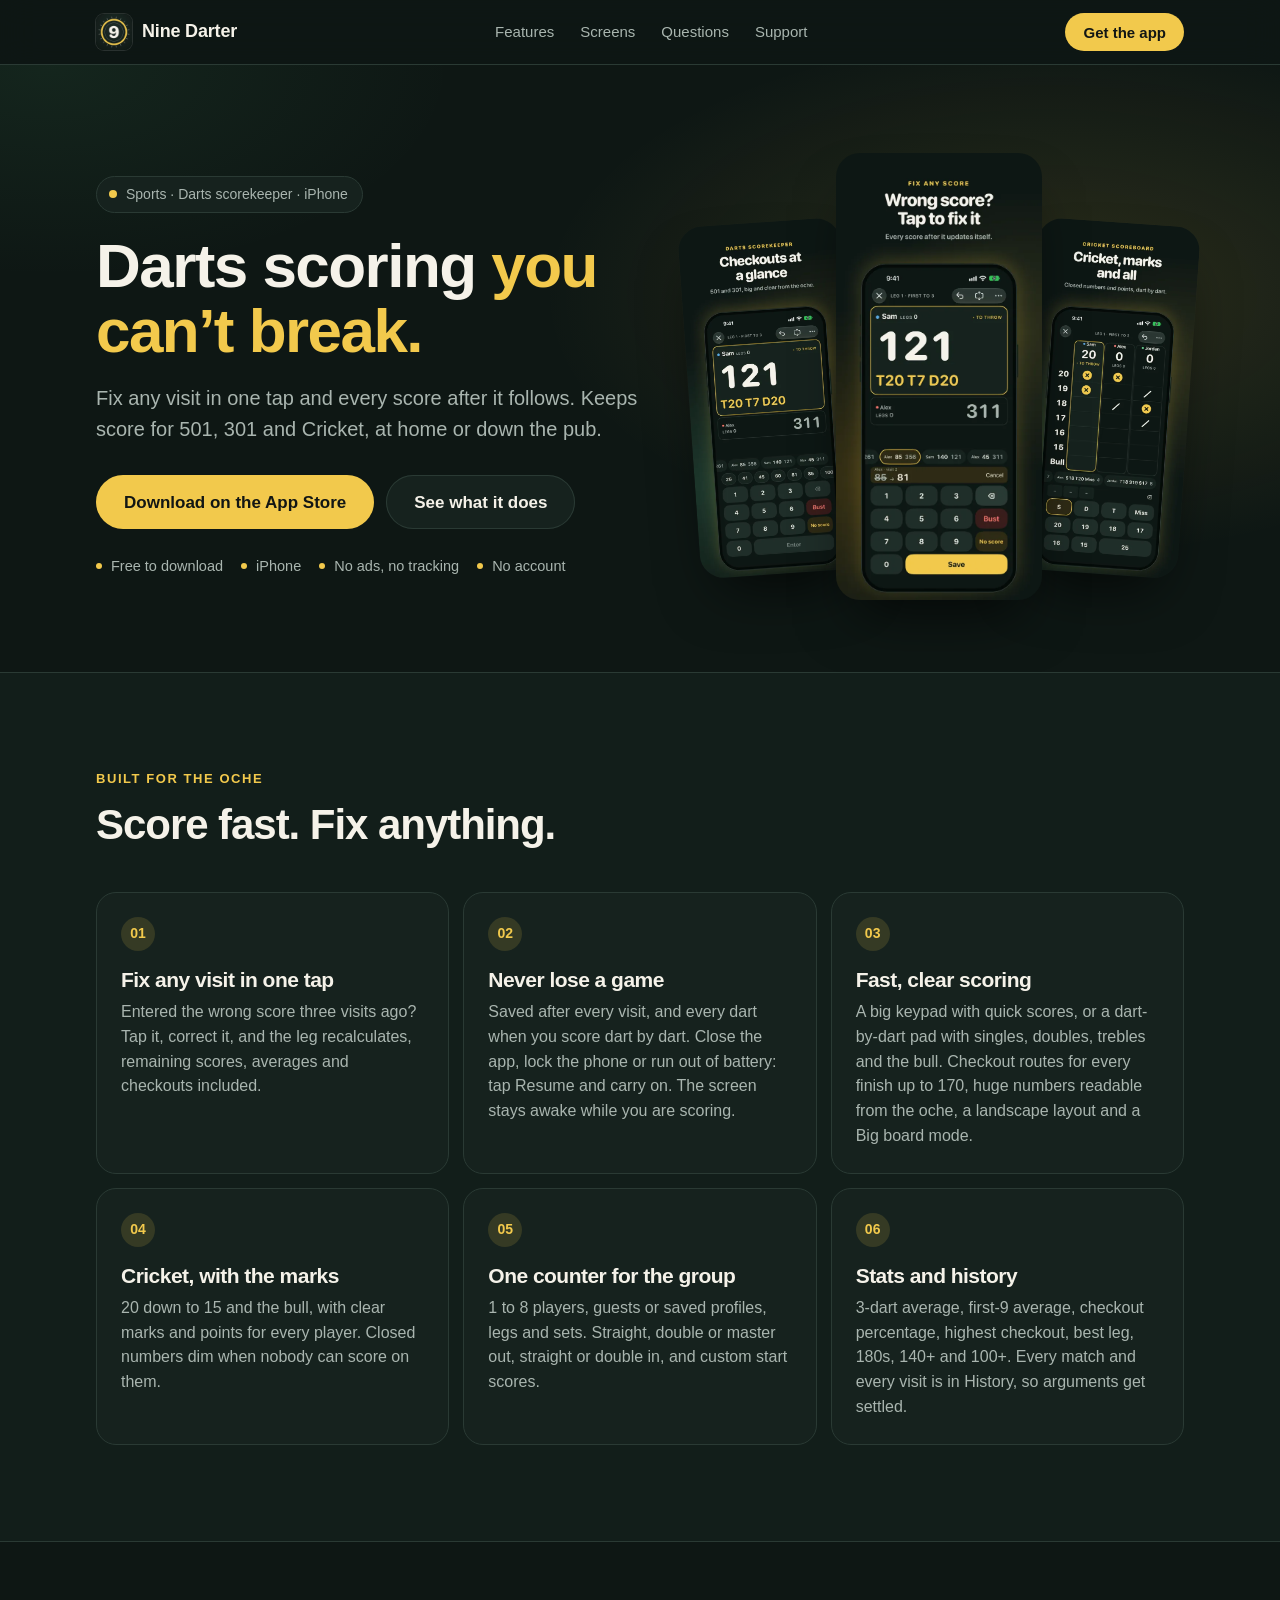
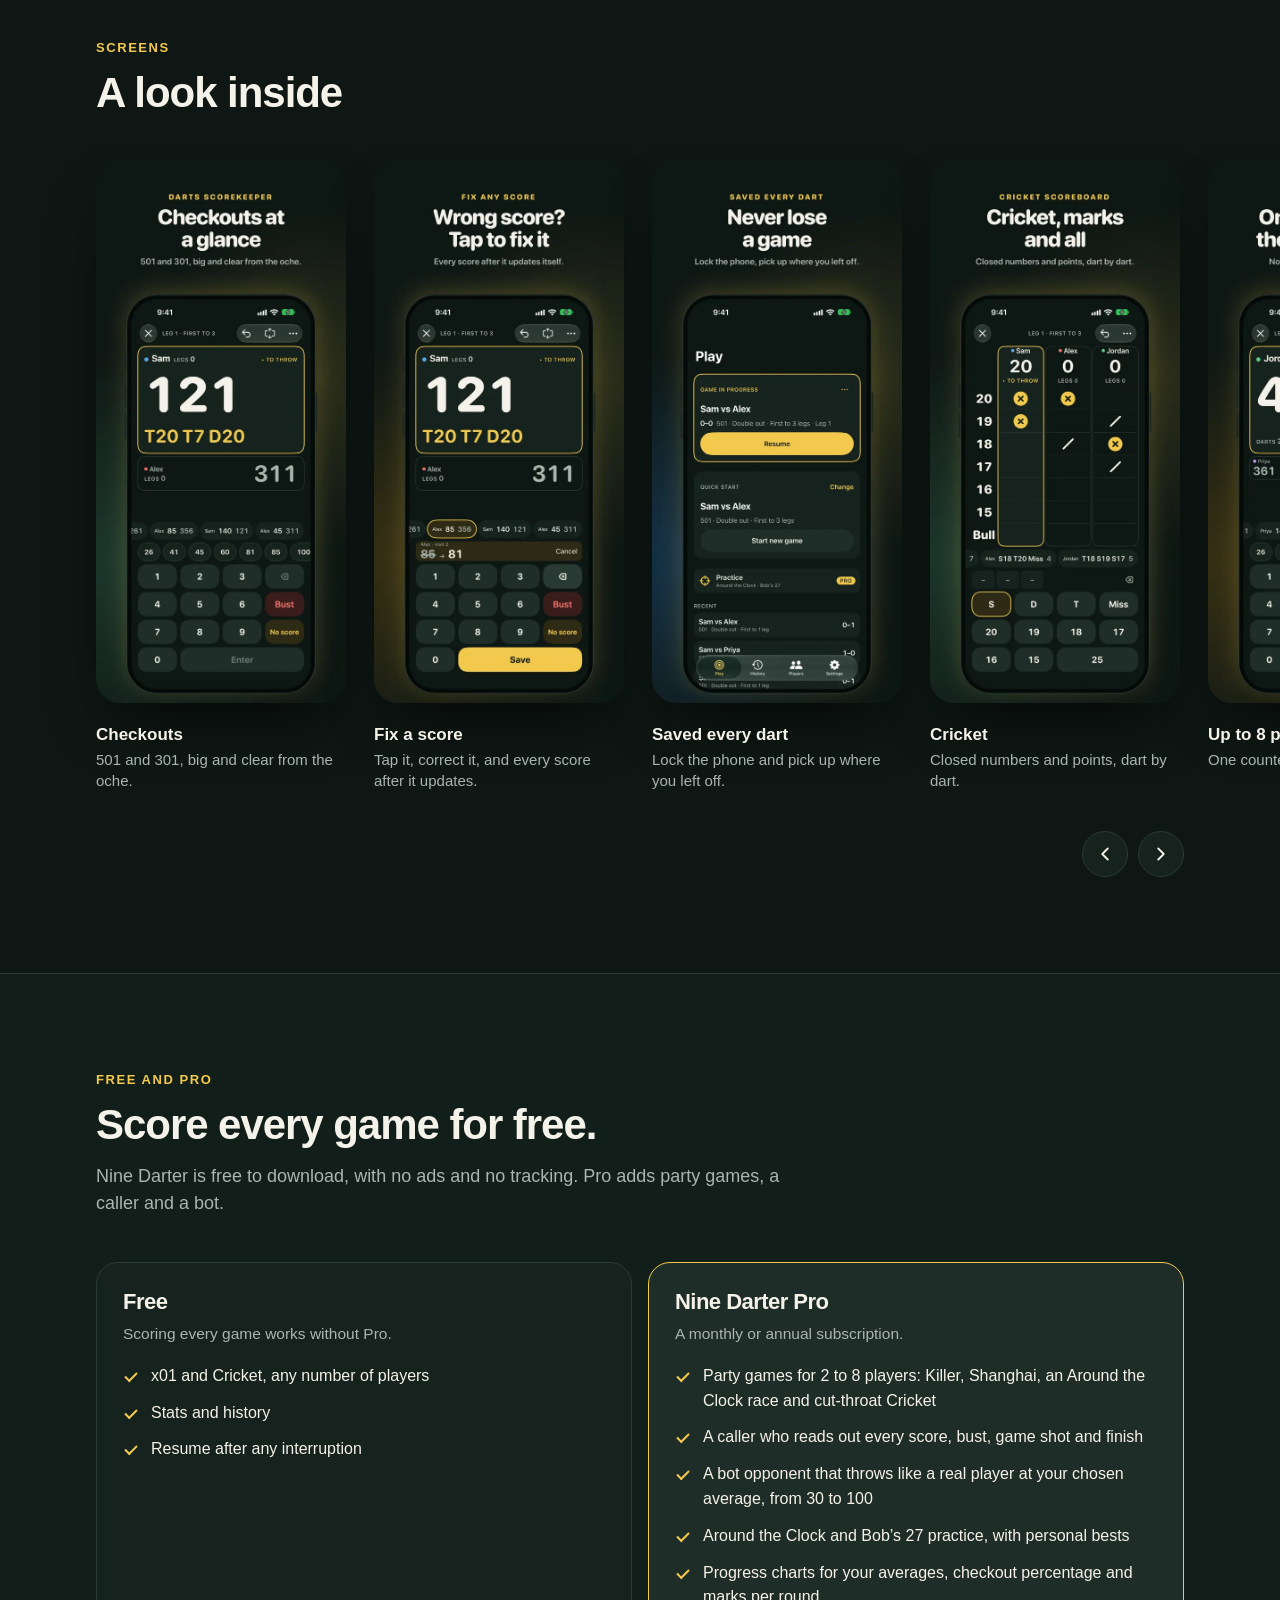
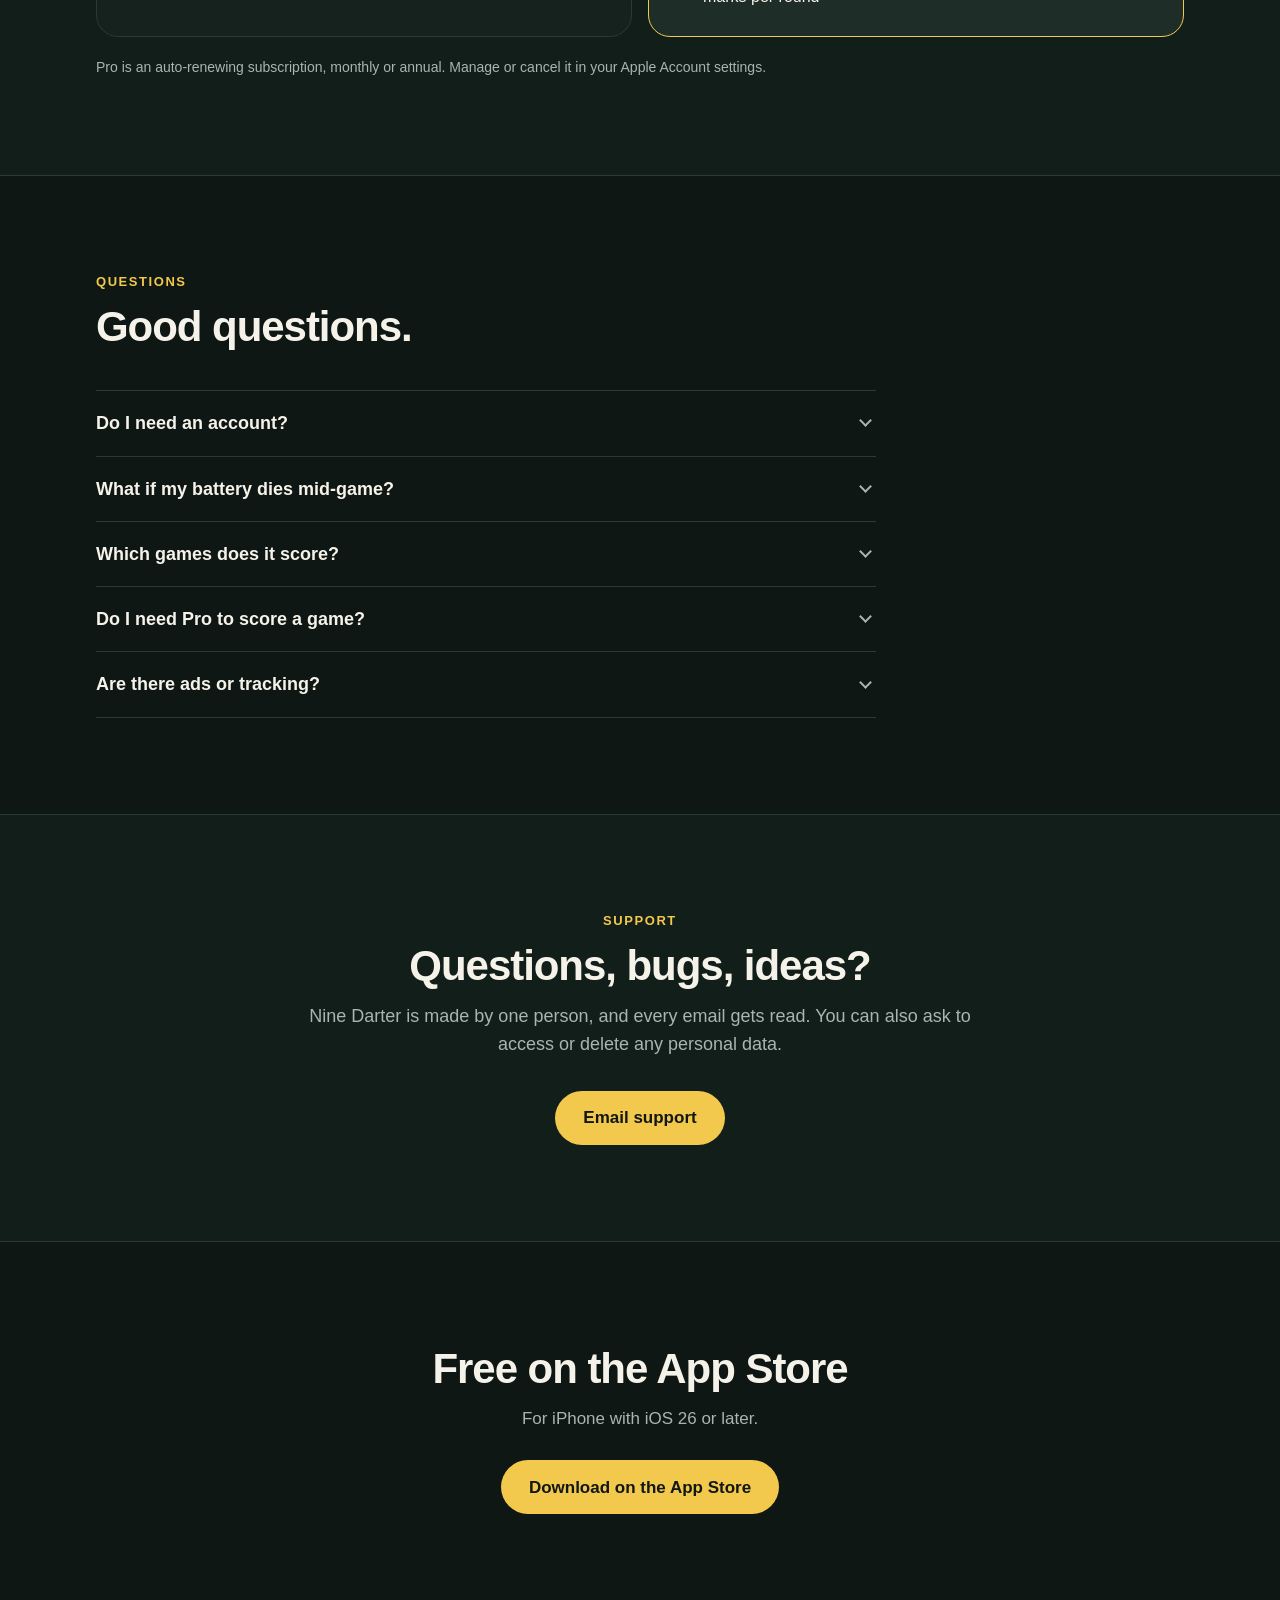
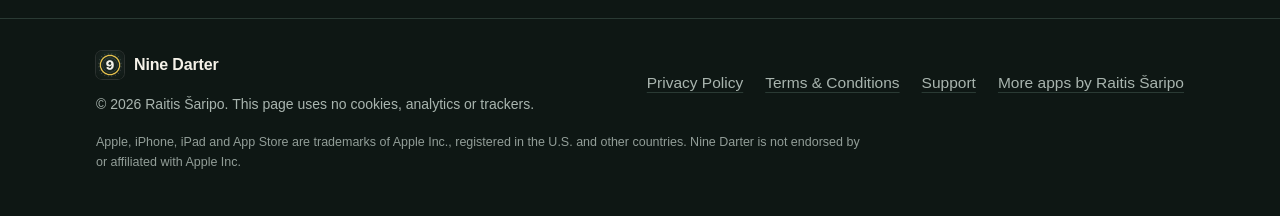
<file: index.html>
<!doctype html>
<html lang="en">
<head>
    <meta charset="utf-8" />
    <meta name="viewport" content="width=device-width, initial-scale=1, viewport-fit=cover" />
    <title>Nine Darter: Darts Scorekeeper for iPhone</title>
    <meta name="description" content="Darts scoring for 501, 301 and Cricket. Fix any visit in one tap and every score after it follows. Free for iPhone." />
    <meta name="theme-color" content="#0E1714" />
    <meta name="color-scheme" content="dark" />
    <meta name="apple-itunes-app" content="app-id=6816520730" />
    <link rel="canonical" href="https://raichibald.github.io/ninedarter.github.io/" />

    <meta property="og:type" content="website" />
    <meta property="og:site_name" content="Nine Darter" />
    <meta property="og:title" content="Nine Darter: Darts Scorekeeper for iPhone" />
    <meta property="og:description" content="Darts scoring you can&rsquo;t break. 501, 301 and Cricket at home or down the pub. Free for iPhone." />
    <meta property="og:url" content="https://raichibald.github.io/ninedarter.github.io/" />
    <meta property="og:image" content="https://raichibald.github.io/ninedarter.github.io/assets/og.jpg" />
    <meta property="og:image:width" content="1200" />
    <meta property="og:image:height" content="630" />
    <meta property="og:image:alt" content="Nine Darter app icon and screenshots" />
    <meta name="twitter:card" content="summary_large_image" />

    <link rel="icon" type="image/png" href="favicon.png" />
    <link rel="apple-touch-icon" href="apple-touch-icon.png" />
    <link rel="preload" as="image" href="assets/shots/02.webp" type="image/webp" />
    <link rel="stylesheet" href="styles.css" />
    <script>
        document.documentElement.classList.add("js");
    </script>
    <script type="application/ld+json">
{
        "@context": "https://schema.org",
        "@type": "SoftwareApplication",
        "name": "Nine Darter: Darts Scorekeeper",
        "operatingSystem": "iOS 26.0 or later",
        "applicationCategory": "SportsApplication",
        "description": "Darts scoring for 501, 301 and Cricket. Fix any visit in one tap and every score after it follows. Free for iPhone.",
        "url": "https://raichibald.github.io/ninedarter.github.io/",
        "downloadUrl": "https://apps.apple.com/app/id6816520730",
        "image": "https://raichibald.github.io/ninedarter.github.io/assets/icon-192.webp",
        "offers": {
                "@type": "Offer",
                "price": "0",
                "priceCurrency": "USD"
        },
        "author": {
                "@type": "Person",
                "name": "Raitis Šaripo",
                "url": "https://raichibald.github.io/"
        }
}
    </script>
</head>
<body id="top">
    <a class="skip" href="#main">Skip to content</a>

    <header class="site-header">
        <div class="wrap bar">
            <a class="brand" href="#top" aria-label="Nine Darter home">
                <img src="assets/icon-192.webp" width="36" height="36" alt="" />
                <span>Nine Darter</span>
            </a>
            <nav class="nav" aria-label="Primary">
                <a href="#features">Features</a>
                <a href="#screens">Screens</a>
                <a href="#faq">Questions</a>
                <a href="#support">Support</a>
            </nav>
            <a class="btn btn-sm" href="https://apps.apple.com/app/id6816520730">Get the app</a>
        </div>
    </header>

    <main id="main">
        <section class="hero">
            <div class="wrap hero-grid">
                <div class="hero-copy">
                    <p class="chip"><span class="dot"></span>Sports · Darts scorekeeper · iPhone</p>
                    <h1>Darts scoring <span class="hl">you can&rsquo;t break.</span></h1>
                    <p class="lead">Fix any visit in one tap and every score after it follows. Keeps score for 501, 301 and Cricket, at home or down the pub.</p>
                    <div class="cta-row">
                        <a class="btn btn-lg" href="https://apps.apple.com/app/id6816520730">Download on the App Store</a>
                        <a class="btn btn-lg btn-ghost" href="#features">See what it does</a>
                    </div>
                    <ul class="facts">
                        <li>Free to download</li>
                        <li>iPhone</li>
                        <li>No ads, no tracking</li>
                        <li>No account</li>
                    </ul>
                </div>
                <div class="stack">
                        <img src="assets/shots/01.webp" width="560" height="1217" alt="Checkouts: 501 and 301, big and clear from the oche." decoding="async" />
                        <img src="assets/shots/02.webp" width="560" height="1217" alt="Fix a score: Tap it, correct it, and every score after it updates." decoding="async" />
                        <img src="assets/shots/04.webp" width="560" height="1217" alt="Cricket: Closed numbers and points, dart by dart." decoding="async" />
                </div>
            </div>
        </section>

        <section class="section alt" id="features" aria-labelledby="features-title">
            <div class="wrap">
                <p class="eyebrow">Built for the oche</p>
                <h2 id="features-title">Score fast. Fix anything.</h2>
                <ul class="cards">
                    <li class="card"><span class="num" aria-hidden="true">01</span><h3>Fix any visit in one tap</h3><p>Entered the wrong score three visits ago? Tap it, correct it, and the leg recalculates, remaining scores, averages and checkouts included.</p></li>
                    <li class="card"><span class="num" aria-hidden="true">02</span><h3>Never lose a game</h3><p>Saved after every visit, and every dart when you score dart by dart. Close the app, lock the phone or run out of battery: tap Resume and carry on. The screen stays awake while you are scoring.</p></li>
                    <li class="card"><span class="num" aria-hidden="true">03</span><h3>Fast, clear scoring</h3><p>A big keypad with quick scores, or a dart-by-dart pad with singles, doubles, trebles and the bull. Checkout routes for every finish up to 170, huge numbers readable from the oche, a landscape layout and a Big board mode.</p></li>
                    <li class="card"><span class="num" aria-hidden="true">04</span><h3>Cricket, with the marks</h3><p>20 down to 15 and the bull, with clear marks and points for every player. Closed numbers dim when nobody can score on them.</p></li>
                    <li class="card"><span class="num" aria-hidden="true">05</span><h3>One counter for the group</h3><p>1 to 8 players, guests or saved profiles, legs and sets. Straight, double or master out, straight or double in, and custom start scores.</p></li>
                    <li class="card"><span class="num" aria-hidden="true">06</span><h3>Stats and history</h3><p>3-dart average, first-9 average, checkout percentage, highest checkout, best leg, 180s, 140+ and 100+. Every match and every visit is in History, so arguments get settled.</p></li>
                </ul>
            </div>
        </section>

        <section class="section" id="screens" aria-labelledby="screens-title">
            <div class="wrap">
                <p class="eyebrow">Screens</p>
                <h2 id="screens-title">A look inside</h2>
            </div>
            <div class="gallery">
                <div class="gallery-track" tabindex="0" aria-label="Nine Darter screenshots">
                    <figure><img src="assets/shots/01.webp" width="560" height="1217" alt="Checkouts: 501 and 301, big and clear from the oche." loading="lazy" decoding="async" /><figcaption><strong>Checkouts</strong>501 and 301, big and clear from the oche.</figcaption></figure>
                    <figure><img src="assets/shots/02.webp" width="560" height="1217" alt="Fix a score: Tap it, correct it, and every score after it updates." loading="lazy" decoding="async" /><figcaption><strong>Fix a score</strong>Tap it, correct it, and every score after it updates.</figcaption></figure>
                    <figure><img src="assets/shots/03.webp" width="560" height="1217" alt="Saved every dart: Lock the phone and pick up where you left off." loading="lazy" decoding="async" /><figcaption><strong>Saved every dart</strong>Lock the phone and pick up where you left off.</figcaption></figure>
                    <figure><img src="assets/shots/04.webp" width="560" height="1217" alt="Cricket: Closed numbers and points, dart by dart." loading="lazy" decoding="async" /><figcaption><strong>Cricket</strong>Closed numbers and points, dart by dart.</figcaption></figure>
                    <figure><img src="assets/shots/05.webp" width="560" height="1217" alt="Up to 8 players: One counter for the whole group." loading="lazy" decoding="async" /><figcaption><strong>Up to 8 players</strong>One counter for the whole group.</figcaption></figure>
                    <figure><img src="assets/shots/06.webp" width="560" height="1217" alt="Dart by dart: Tap each dart or the total. The checkout updates with every throw." loading="lazy" decoding="async" /><figcaption><strong>Dart by dart</strong>Tap each dart or the total. The checkout updates with every throw.</figcaption></figure>
                    <figure><img src="assets/shots/07.webp" width="560" height="1217" alt="Party games: Killer, Shanghai, Around the Clock and more, with Pro." loading="lazy" decoding="async" /><figcaption><strong>Party games</strong>Killer, Shanghai, Around the Clock and more, with Pro.</figcaption></figure>
                    <figure><img src="assets/shots/08.webp" width="560" height="1217" alt="The bot: Throws like a real player at your level, with Pro." loading="lazy" decoding="async" /><figcaption><strong>The bot</strong>Throws like a real player at your level, with Pro.</figcaption></figure>
                    <figure><img src="assets/shots/09.webp" width="560" height="1217" alt="Stats: Averages, charts and practice games." loading="lazy" decoding="async" /><figcaption><strong>Stats</strong>Averages, charts and practice games.</figcaption></figure>
                </div>
                <div class="wrap gallery-ctrl">
                    <button class="arrow" type="button" id="g-prev" aria-label="Previous screens"><svg viewBox="0 0 24 24" aria-hidden="true"><path d="M15 6l-6 6 6 6" /></svg></button>
                    <button class="arrow" type="button" id="g-next" aria-label="Next screens"><svg viewBox="0 0 24 24" aria-hidden="true"><path d="M9 6l6 6-6 6" /></svg></button>
                </div>
            </div>
        </section>

        <section class="section alt" id="plans" aria-labelledby="plans-title">
            <div class="wrap">
                <p class="eyebrow">Free and Pro</p>
                <h2 id="plans-title">Score every game for free.</h2>
                <p class="section-lead">Nine Darter is free to download, with no ads and no tracking. Pro adds party games, a caller and a bot.</p>
                <div class="plans two">
                    <div class="plan">
                        <h3>Free</h3>
                        <p class="sub">Scoring every game works without Pro.</p>
                        <ul class="ticks">
                            <li>x01 and Cricket, any number of players</li>
                            <li>Stats and history</li>
                            <li>Resume after any interruption</li>
                        </ul>
                    </div>
                    <div class="plan featured">
                        <h3>Nine Darter Pro</h3>
                        <p class="sub">A monthly or annual subscription.</p>
                        <ul class="ticks">
                            <li>Party games for 2 to 8 players: Killer, Shanghai, an Around the Clock race and cut-throat Cricket</li>
                            <li>A caller who reads out every score, bust, game shot and finish</li>
                            <li>A bot opponent that throws like a real player at your chosen average, from 30 to 100</li>
                            <li>Around the Clock and Bob&rsquo;s 27 practice, with personal bests</li>
                            <li>Progress charts for your averages, checkout percentage and marks per round</li>
                        </ul>
                    </div>
                </div>
                <p class="fine">Pro is an auto-renewing subscription, monthly or annual. Manage or cancel it in your Apple Account settings.</p>
            </div>
        </section>

        <section class="section" id="faq" aria-labelledby="faq-title">
            <div class="wrap">
                <p class="eyebrow">Questions</p>
                <h2 id="faq-title">Good questions.</h2>
                <div class="faq">
                    <details><summary>Do I need an account?</summary><p>No account, no sign-up. Games sync to your other devices through your private iCloud.</p></details>
                    <details><summary>What if my battery dies mid-game?</summary><p>Games are saved after every visit, so tap Resume and carry on.</p></details>
                    <details><summary>Which games does it score?</summary><p>501, 301 and Cricket, with custom start scores, legs and sets, and straight, double or master out.</p></details>
                    <details><summary>Do I need Pro to score a game?</summary><p>No. Scoring every game, x01 and Cricket, with any number of players, stats and history, works without Pro.</p></details>
                    <details><summary>Are there ads or tracking?</summary><p>No ads. No tracking.</p></details>
                </div>
            </div>
        </section>

        <section class="section alt" id="support" aria-labelledby="support-title">
            <div class="wrap narrow center">
                <p class="eyebrow">Support</p>
                <h2 id="support-title">Questions, bugs, ideas?</h2>
                <p class="section-lead">
                    Nine Darter is made by one person, and every email gets read. You can also ask to access or delete any
                    personal data.
                </p>
                <p class="support-cta">
                    <a class="btn btn-lg" href="#support" data-mail>Email support</a>
                </p>
            </div>
        </section>

        <section class="final">
            <div class="wrap">
                <h2>Free on the App Store</h2>
                <p>For iPhone with iOS 26 or later.</p>
                <a class="btn btn-lg" href="https://apps.apple.com/app/id6816520730">Download on the App Store</a>
            </div>
        </section>
    </main>

    <footer class="site-footer">
        <div class="wrap foot-grid">
            <div>
                <a class="brand" href="#top">
                    <img src="assets/icon-192.webp" width="28" height="28" alt="" />
                    <span>Nine Darter</span>
                </a>
                <p class="copy">&copy; 2026 Raitis &Scaron;aripo. This page uses no cookies, analytics or trackers.</p>
            </div>
            <nav class="links" aria-label="Legal and support">
                <a href="privacy-policy.html">Privacy Policy</a>
                <a href="terms-and-conditions.html">Terms &amp; Conditions</a>
                <a href="#support">Support</a>
                <a href="https://raichibald.github.io/">More apps by Raitis &Scaron;aripo</a>
            </nav>
        </div>
        <div class="wrap">
            <p class="legal">
                Apple, iPhone, iPad and App Store are trademarks of Apple Inc., registered in the U.S. and other
                countries. Nine Darter is not endorsed by or affiliated with Apple Inc.
            </p>
        </div>
    </footer>

    <script src="script.js" defer></script>
</body>
</html>
</file>
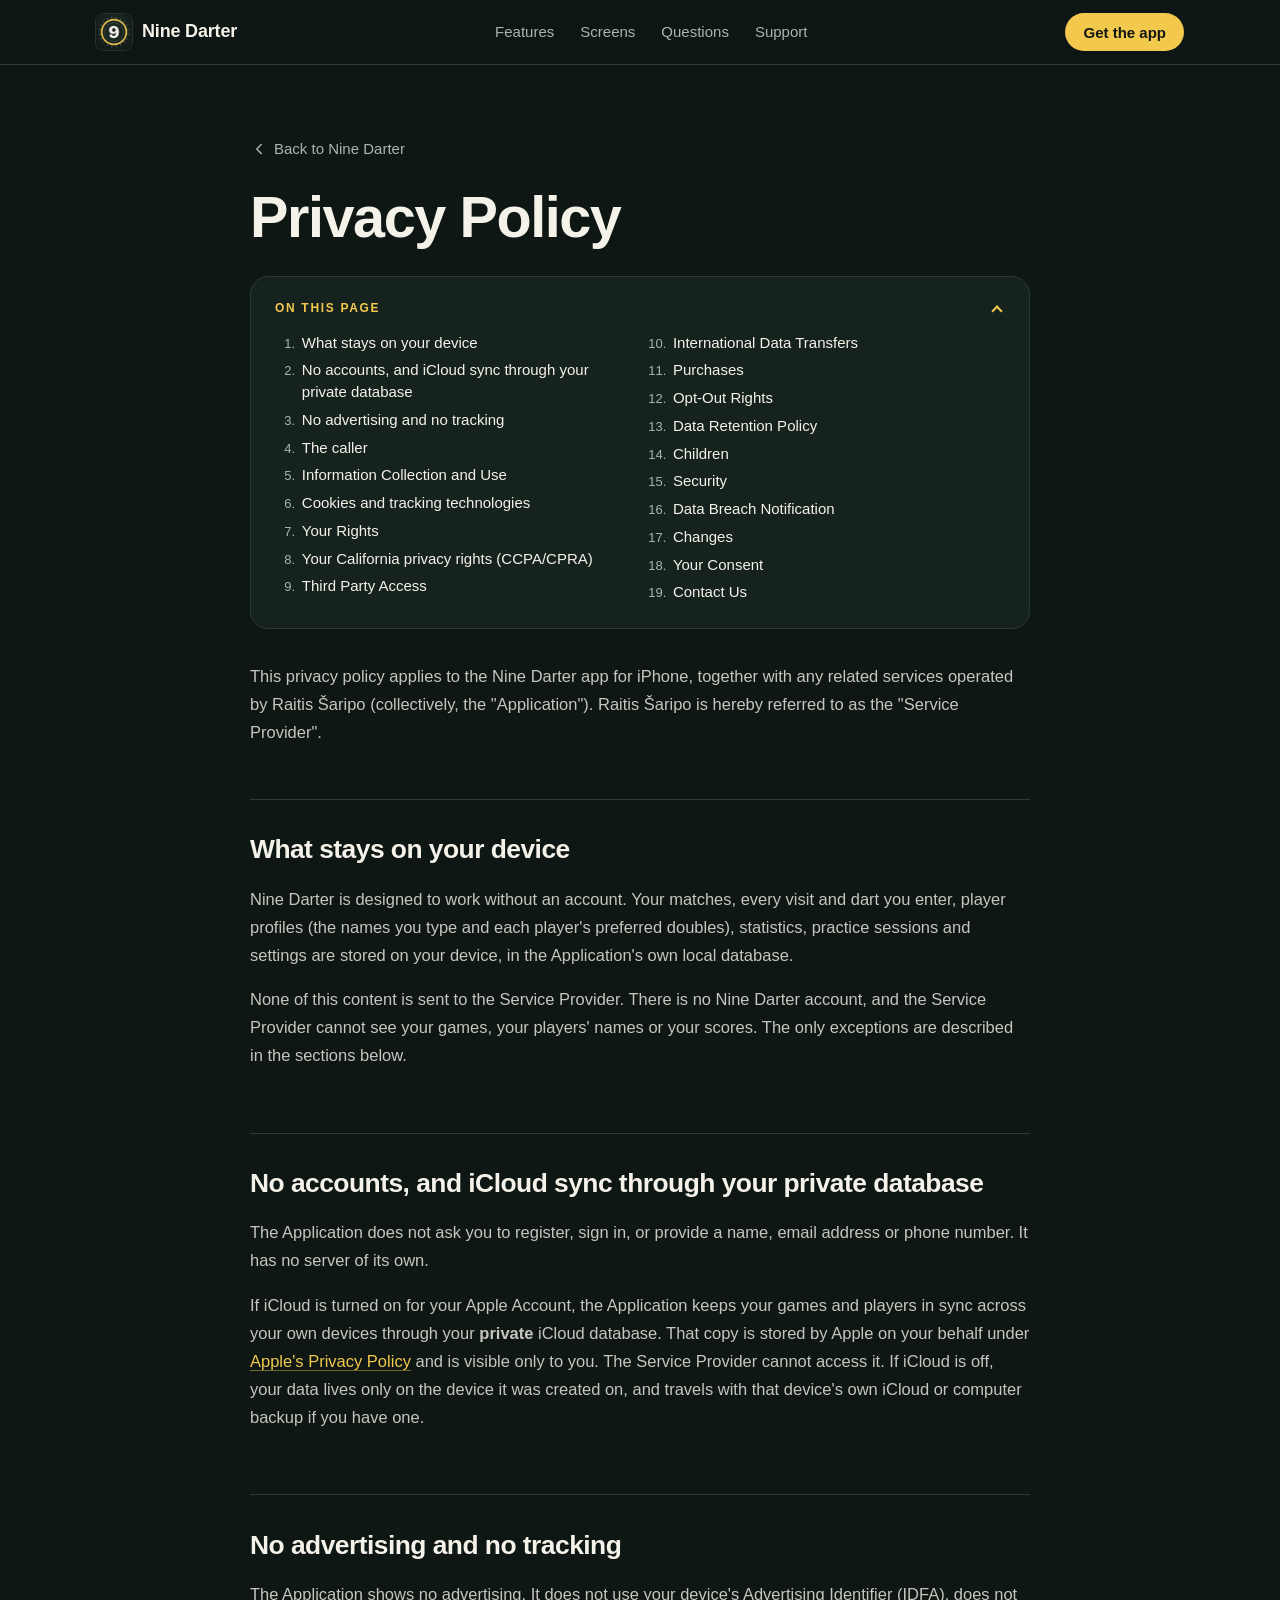
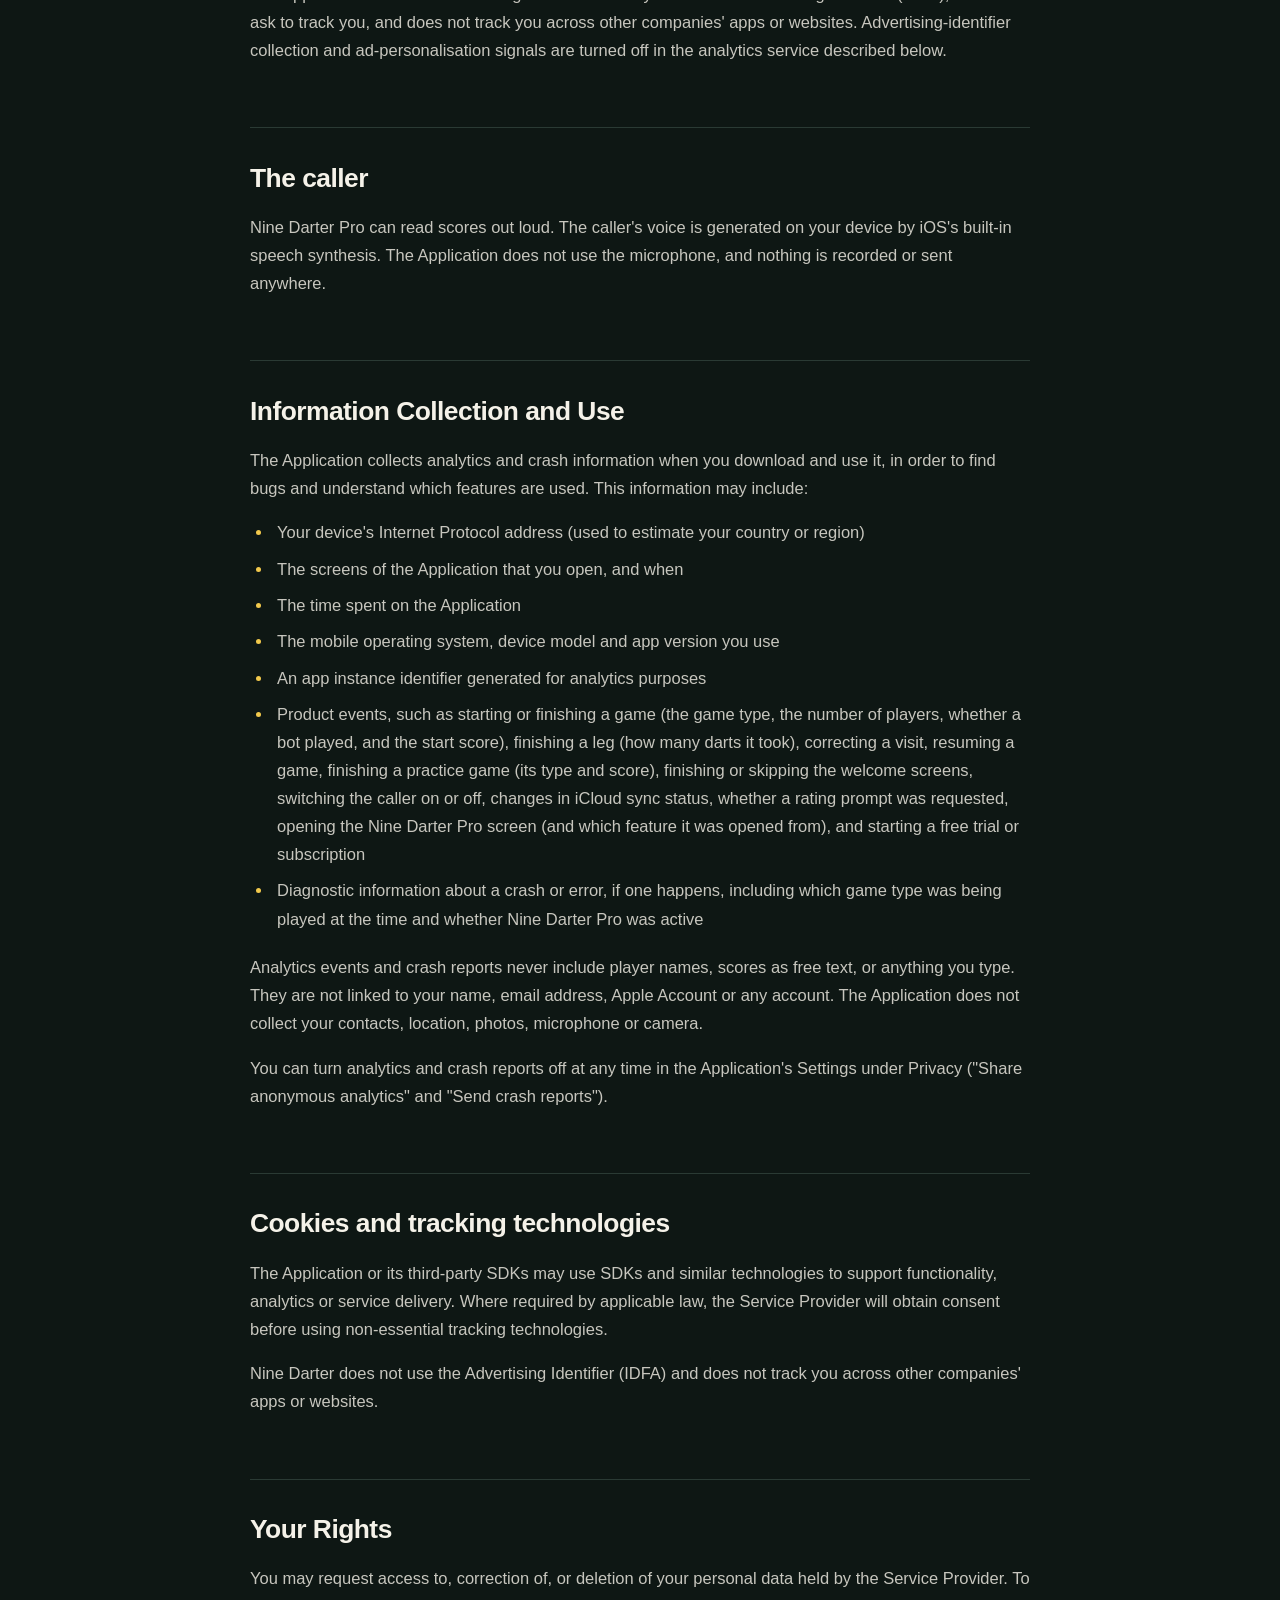
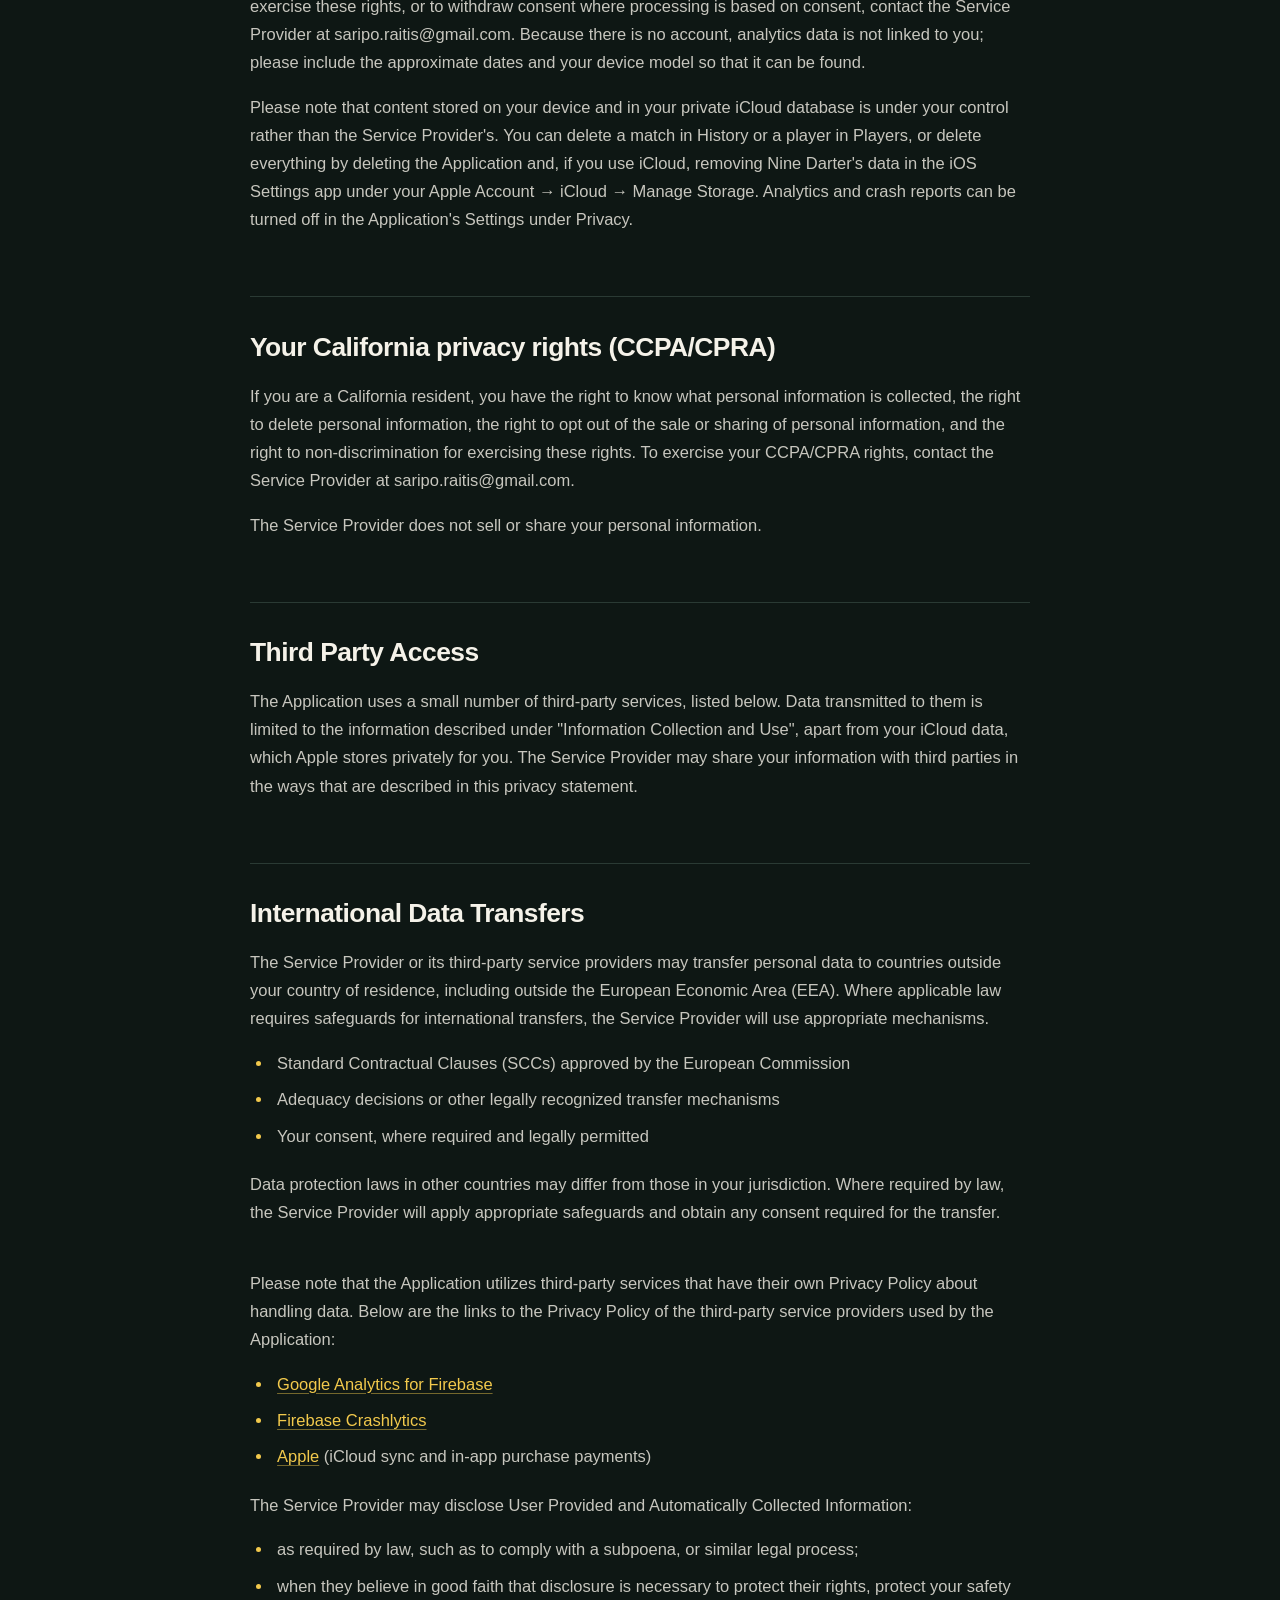
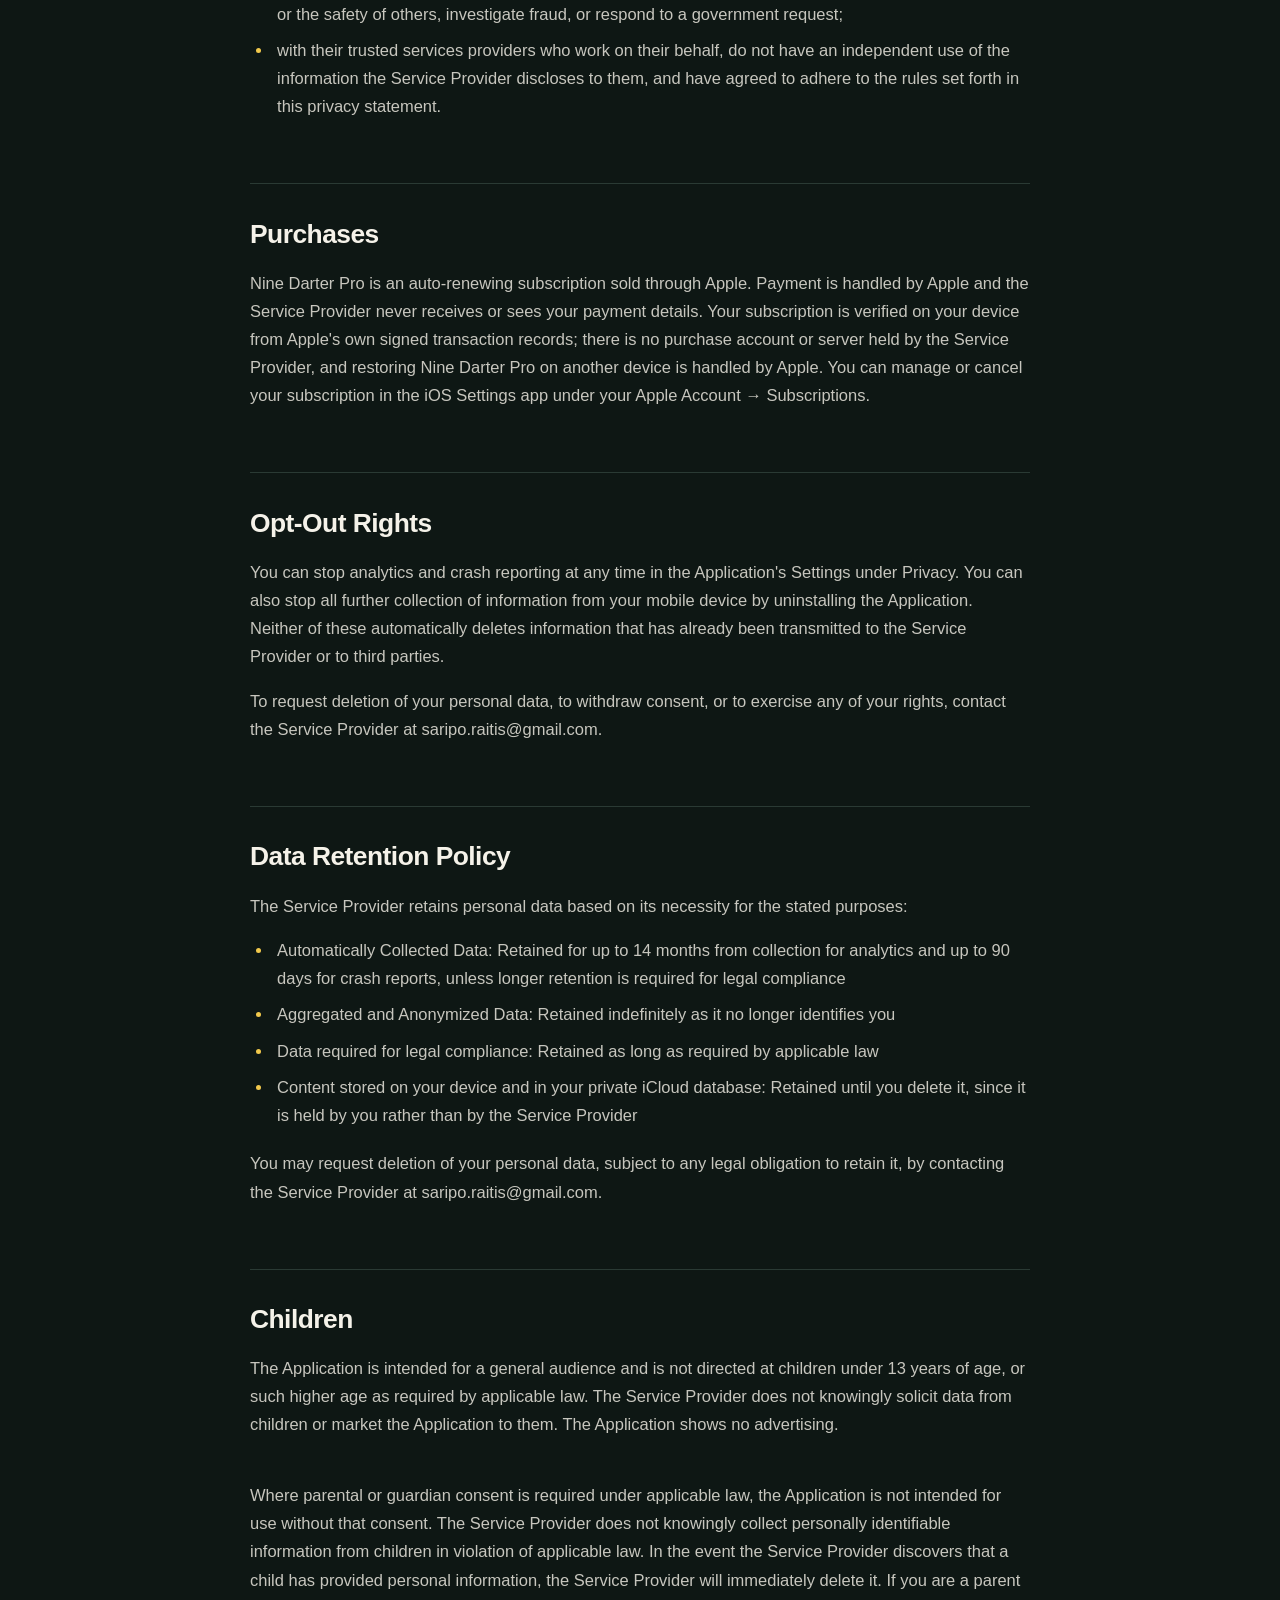
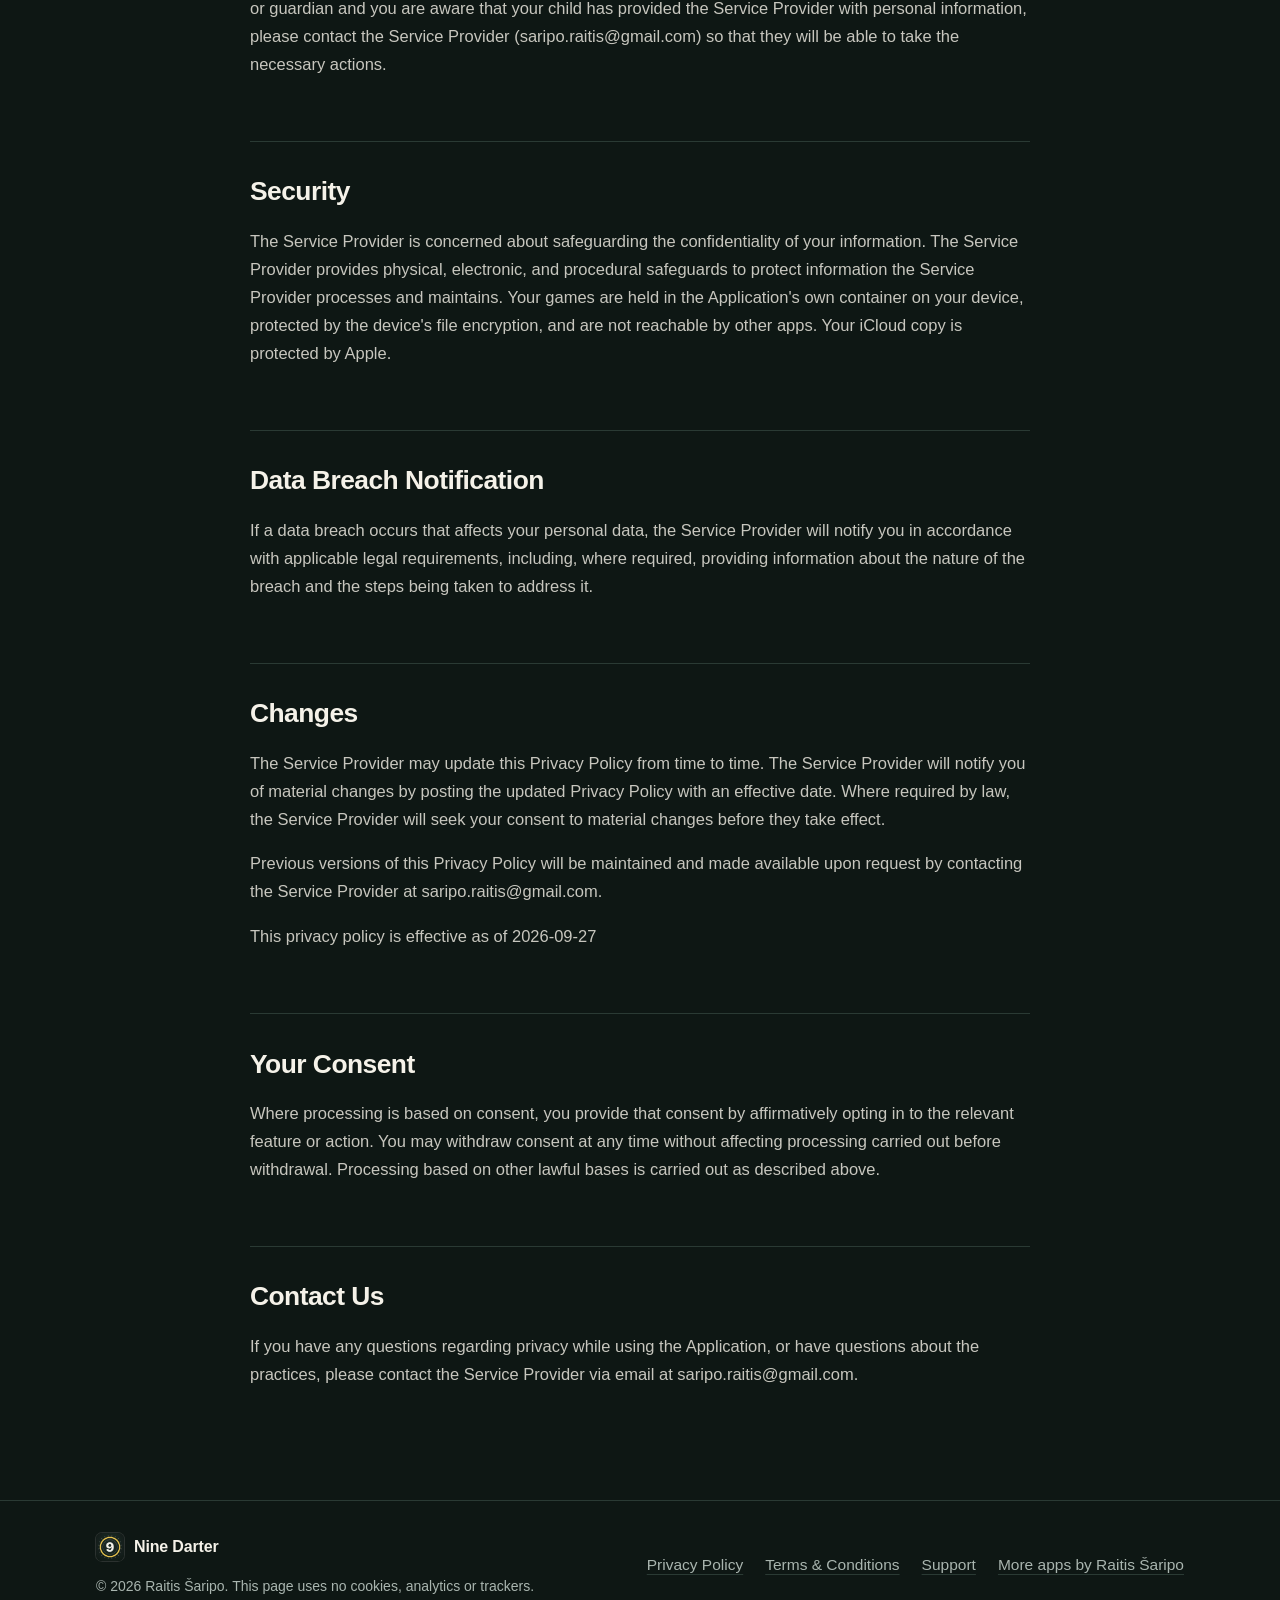
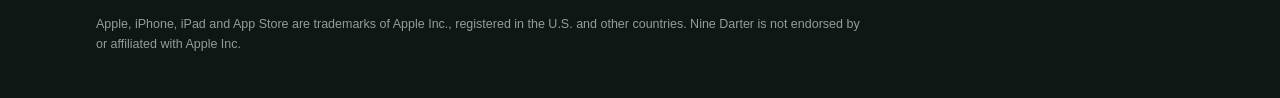
<file: privacy-policy.html>
<!doctype html>
<html lang="en">
<head>
    <meta charset="utf-8" />
    <meta name="viewport" content="width=device-width, initial-scale=1, viewport-fit=cover" />
    <title>Privacy Policy – Nine Darter</title>
    <meta name="description" content="Privacy Policy for the Nine Darter app: what stays on your device, what is collected, and your rights." />
    <meta name="theme-color" content="#0E1714" />
    <meta name="color-scheme" content="dark" />
    <link rel="canonical" href="https://raichibald.github.io/ninedarter.github.io/privacy-policy.html" />
    <link rel="icon" type="image/png" href="favicon.png" />
    <link rel="apple-touch-icon" href="apple-touch-icon.png" />
    <link rel="stylesheet" href="styles.css" />
    <link rel="stylesheet" href="legal.css" />
</head>
<body>
    <a class="skip" href="#main">Skip to content</a>

    <header class="site-header" id="top">
        <div class="wrap bar">
            <a class="brand" href="./" aria-label="Nine Darter home">
                <img src="assets/icon-192.webp" width="36" height="36" alt="" />
                <span>Nine Darter</span>
            </a>
            <nav class="nav" aria-label="Primary">
                <a href="./#features">Features</a>
                <a href="./#screens">Screens</a>
                <a href="./#faq">Questions</a>
                <a href="./#support">Support</a>
            </nav>
            <a class="btn btn-sm" href="https://apps.apple.com/app/id6816520730">Get the app</a>
        </div>
    </header>

    <main id="main">
        <div class="doc-wrap">
            <a class="doc-back" href="./">
                <svg viewBox="0 0 24 24" width="18" height="18" aria-hidden="true"><path d="M15 6l-6 6 6 6" /></svg>
                Back to Nine Darter
            </a>
            <article class="doc">
        <h1>Privacy Policy</h1>
                <details class="toc" data-toc open>
                    <summary>On this page</summary>
                    <ol>
                    <li><a href="#what-stays-on-your-device">What stays on your device</a></li>
                    <li><a href="#no-accounts-and-icloud-sync-through-your-private-database">No accounts, and iCloud sync through your private database</a></li>
                    <li><a href="#no-advertising-and-no-tracking">No advertising and no tracking</a></li>
                    <li><a href="#the-caller">The caller</a></li>
                    <li><a href="#information-collection-and-use">Information Collection and Use</a></li>
                    <li><a href="#cookies-and-tracking-technologies">Cookies and tracking technologies</a></li>
                    <li><a href="#your-rights">Your Rights</a></li>
                    <li><a href="#your-california-privacy-rights-ccpa-cpra">Your California privacy rights (CCPA/CPRA)</a></li>
                    <li><a href="#third-party-access">Third Party Access</a></li>
                    <li><a href="#international-data-transfers">International Data Transfers</a></li>
                    <li><a href="#purchases">Purchases</a></li>
                    <li><a href="#opt-out-rights">Opt-Out Rights</a></li>
                    <li><a href="#data-retention-policy">Data Retention Policy</a></li>
                    <li><a href="#children">Children</a></li>
                    <li><a href="#security">Security</a></li>
                    <li><a href="#data-breach-notification">Data Breach Notification</a></li>
                    <li><a href="#changes">Changes</a></li>
                    <li><a href="#your-consent">Your Consent</a></li>
                    <li><a href="#contact-us">Contact Us</a></li>
                    </ol>
                </details>

        <p>
            This privacy policy applies to the Nine Darter app for iPhone, together with any related services operated
            by Raitis Šaripo (collectively, the "Application"). Raitis Šaripo is hereby referred to as the "Service
            Provider".
        </p>
        <br /><h2 id="what-stays-on-your-device">What stays on your device</h2>
        <p>
            Nine Darter is designed to work without an account. Your matches, every visit and dart you enter, player
            profiles (the names you type and each player's preferred doubles), statistics, practice sessions and
            settings are stored on your device, in the Application's own local database.
        </p>
        <p>
            None of this content is sent to the Service Provider. There is no Nine Darter account, and the Service
            Provider cannot see your games, your players' names or your scores. The only exceptions are described in
            the sections below.
        </p>
        <br /><h2 id="no-accounts-and-icloud-sync-through-your-private-database">No accounts, and iCloud sync through your private database</h2>
        <p>
            The Application does not ask you to register, sign in, or provide a name, email address or phone number. It
            has no server of its own.
        </p>
        <p>
            If iCloud is turned on for your Apple Account, the Application keeps your games and players in sync across
            your own devices through your <strong>private</strong> iCloud database. That copy is stored by Apple on your
            behalf under
            <a href="https://www.apple.com/legal/privacy/" target="_blank" rel="noopener noreferrer"
                >Apple's Privacy Policy</a
            >
            and is visible only to you. The Service Provider cannot access it. If iCloud is off, your data lives only on
            the device it was created on, and travels with that device's own iCloud or computer backup if you have one.
        </p>
        <br /><h2 id="no-advertising-and-no-tracking">No advertising and no tracking</h2>
        <p>
            The Application shows no advertising. It does not use your device's Advertising Identifier (IDFA), does not
            ask to track you, and does not track you across other companies' apps or websites. Advertising-identifier
            collection and ad-personalisation signals are turned off in the analytics service described below.
        </p>
        <br /><h2 id="the-caller">The caller</h2>
        <p>
            Nine Darter Pro can read scores out loud. The caller's voice is generated on your device by iOS's built-in
            speech synthesis. The Application does not use the microphone, and nothing is recorded or sent anywhere.
        </p>
        <br /><h2 id="information-collection-and-use">Information Collection and Use</h2>
        <p>
            The Application collects analytics and crash information when you download and use it, in order to find
            bugs and understand which features are used. This information may include:
        </p>
        <ul>
            <li>Your device's Internet Protocol address (used to estimate your country or region)</li>
            <li>The screens of the Application that you open, and when</li>
            <li>The time spent on the Application</li>
            <li>The mobile operating system, device model and app version you use</li>
            <li>An app instance identifier generated for analytics purposes</li>
            <li>
                Product events, such as starting or finishing a game (the game type, the number of players, whether a
                bot played, and the start score), finishing a leg (how many darts it took), correcting a visit,
                resuming a game, finishing a practice game (its type and score), finishing or skipping the welcome
                screens, switching the caller on or off, changes in iCloud sync status, whether a rating prompt was
                requested, opening the Nine Darter Pro screen (and which feature it was opened from), and starting a
                free trial or subscription
            </li>
            <li>
                Diagnostic information about a crash or error, if one happens, including which game type was being
                played at the time and whether Nine Darter Pro was active
            </li>
        </ul>
        <p>
            Analytics events and crash reports never include player names, scores as free text, or anything you type.
            They are not linked to your name, email address, Apple Account or any account. The Application does not
            collect your contacts, location, photos, microphone or camera.
        </p>
        <p>
            You can turn analytics and crash reports off at any time in the Application's Settings under Privacy
            ("Share anonymous analytics" and "Send crash reports").
        </p>
        <br /><h2 id="cookies-and-tracking-technologies">Cookies and tracking technologies</h2>
        <p>
            The Application or its third-party SDKs may use SDKs and similar technologies to support functionality,
            analytics or service delivery. Where required by applicable law, the Service Provider will obtain consent
            before using non-essential tracking technologies.
        </p>
        <p>
            Nine Darter does not use the Advertising Identifier (IDFA) and does not track you across other companies'
            apps or websites.
        </p>
        <br /><h2 id="your-rights">Your Rights</h2>
        <p>
            You may request access to, correction of, or deletion of your personal data held by the Service Provider.
            To exercise these rights, or to withdraw consent where processing is based on consent, contact the Service
            Provider at saripo.raitis@gmail.com. Because there is no account, analytics data is not linked to you;
            please include the approximate dates and your device model so that it can be found.
        </p>
        <p>
            Please note that content stored on your device and in your private iCloud database is under your control
            rather than the Service Provider's. You can delete a match in History or a player in Players, or delete
            everything by deleting the Application and, if you use iCloud, removing Nine Darter's data in the iOS
            Settings app under your Apple Account → iCloud → Manage Storage. Analytics and crash reports can be turned
            off in the Application's Settings under Privacy.
        </p>
        <br /><h2 id="your-california-privacy-rights-ccpa-cpra">Your California privacy rights (CCPA/CPRA)</h2>
        <p>
            If you are a California resident, you have the right to know what personal information is collected, the
            right to delete personal information, the right to opt out of the sale or sharing of personal information,
            and the right to non-discrimination for exercising these rights. To exercise your CCPA/CPRA rights, contact
            the Service Provider at saripo.raitis@gmail.com.
        </p>
        <p>The Service Provider does not sell or share your personal information.</p>
        <br /><h2 id="third-party-access">Third Party Access</h2>
        <p>
            The Application uses a small number of third-party services, listed below. Data transmitted to them is
            limited to the information described under "Information Collection and Use", apart from your iCloud data,
            which Apple stores privately for you. The Service Provider may share your information with third parties in
            the ways that are described in this privacy statement.
        </p>
        <br /><h2 id="international-data-transfers">International Data Transfers</h2>
        <p>
            The Service Provider or its third-party service providers may transfer personal data to countries outside
            your country of residence, including outside the European Economic Area (EEA). Where applicable law
            requires safeguards for international transfers, the Service Provider will use appropriate mechanisms.
        </p>
        <ul>
            <li>Standard Contractual Clauses (SCCs) approved by the European Commission</li>
            <li>Adequacy decisions or other legally recognized transfer mechanisms</li>
            <li>Your consent, where required and legally permitted</li>
        </ul>
        <p>
            Data protection laws in other countries may differ from those in your jurisdiction. Where required by law,
            the Service Provider will apply appropriate safeguards and obtain any consent required for the transfer.
        </p>
        <div>
            <br />
            <p>
                Please note that the Application utilizes third-party services that have their own Privacy Policy about
                handling data. Below are the links to the Privacy Policy of the third-party service providers used by
                the Application:
            </p>
            <ul>
                <li>
                    <a href="https://firebase.google.com/support/privacy" target="_blank" rel="noopener noreferrer"
                        >Google Analytics for Firebase</a
                    >
                </li>
                <li>
                    <a href="https://firebase.google.com/support/privacy/" target="_blank" rel="noopener noreferrer"
                        >Firebase Crashlytics</a
                    >
                </li>
                <li>
                    <a href="https://www.apple.com/legal/privacy/" target="_blank" rel="noopener noreferrer">Apple</a>
                    (iCloud sync and in-app purchase payments)
                </li>
            </ul>
        </div>
        <br />
        <p>The Service Provider may disclose User Provided and Automatically Collected Information:</p>
        <ul>
            <li>as required by law, such as to comply with a subpoena, or similar legal process;</li>
            <li>
                when they believe in good faith that disclosure is necessary to protect their rights, protect your
                safety or the safety of others, investigate fraud, or respond to a government request;
            </li>
            <li>
                with their trusted services providers who work on their behalf, do not have an independent use of the
                information the Service Provider discloses to them, and have agreed to adhere to the rules set forth in
                this privacy statement.
            </li>
        </ul>
        <p></p>
        <br /><h2 id="purchases">Purchases</h2>
        <p>
            Nine Darter Pro is an auto-renewing subscription sold through Apple. Payment is handled by Apple and the
            Service Provider never receives or sees your payment details. Your subscription is verified on your device
            from Apple's own signed transaction records; there is no purchase account or server held by the Service
            Provider, and restoring Nine Darter Pro on another device is handled by Apple. You can manage or cancel your
            subscription in the iOS Settings app under your Apple Account → Subscriptions.
        </p>
        <br /><h2 id="opt-out-rights">Opt-Out Rights</h2>
        <div>
            <p>
                You can stop analytics and crash reporting at any time in the Application's Settings under Privacy. You
                can also stop all further collection of information from your mobile device by uninstalling the
                Application. Neither of these automatically deletes information that has already been transmitted to
                the Service Provider or to third parties.
            </p>
        </div>
        
        <p>
            To request deletion of your personal data, to withdraw consent, or to exercise any of your rights, contact
            the Service Provider at saripo.raitis@gmail.com.
        </p>
        <br /><h2 id="data-retention-policy">Data Retention Policy</h2>
        <p>The Service Provider retains personal data based on its necessity for the stated purposes:</p>
        <ul>
            <li>
                Automatically Collected Data: Retained for up to 14 months from collection for analytics and up to 90
                days for crash reports, unless longer retention is required for legal compliance
            </li>
            <li>Aggregated and Anonymized Data: Retained indefinitely as it no longer identifies you</li>
            <li>Data required for legal compliance: Retained as long as required by applicable law</li>
            <li>
                Content stored on your device and in your private iCloud database: Retained until you delete it, since
                it is held by you rather than by the Service Provider
            </li>
        </ul>
        <p>
            You may request deletion of your personal data, subject to any legal obligation to retain it, by contacting
            the Service Provider at saripo.raitis@gmail.com.
        </p>
        <br /><h2 id="children">Children</h2>
        <p>
            The Application is intended for a general audience and is not directed at children under 13 years of age,
            or such higher age as required by applicable law. The Service Provider does not knowingly solicit data from
            children or market the Application to them. The Application shows no advertising.
        </p>
        <div>
            <br />
            <p>
                Where parental or guardian consent is required under applicable law, the Application is not intended
                for use without that consent. The Service Provider does not knowingly collect personally identifiable
                information from children in violation of applicable law. In the event the Service Provider discovers
                that a child has provided personal information, the Service Provider will immediately delete it. If you
                are a parent or guardian and you are aware that your child has provided the Service Provider with
                personal information, please contact the Service Provider (saripo.raitis@gmail.com) so that they will be
                able to take the necessary actions.
            </p>
        </div>
        <br /><h2 id="security">Security</h2>
        <p>
            The Service Provider is concerned about safeguarding the confidentiality of your information. The Service
            Provider provides physical, electronic, and procedural safeguards to protect information the Service
            Provider processes and maintains. Your games are held in the Application's own container on your device,
            protected by the device's file encryption, and are not reachable by other apps. Your iCloud copy is
            protected by Apple.
        </p>
        <br /><h2 id="data-breach-notification">Data Breach Notification</h2>
        <p>
            If a data breach occurs that affects your personal data, the Service Provider will notify you in accordance
            with applicable legal requirements, including, where required, providing information about the nature of
            the breach and the steps being taken to address it.
        </p>
        <br /><h2 id="changes">Changes</h2>
        <p>
            The Service Provider may update this Privacy Policy from time to time. The Service Provider will notify you
            of material changes by posting the updated Privacy Policy with an effective date. Where required by law,
            the Service Provider will seek your consent to material changes before they take effect.
        </p>
        <br />
        <p>
            Previous versions of this Privacy Policy will be maintained and made available upon request by contacting
            the Service Provider at saripo.raitis@gmail.com.
        </p>
        <br />
        <p>This privacy policy is effective as of 2026-09-27</p>
        <br /><h2 id="your-consent">Your Consent</h2>
        <p>
            Where processing is based on consent, you provide that consent by affirmatively opting in to the relevant
            feature or action. You may withdraw consent at any time without affecting processing carried out before
            withdrawal. Processing based on other lawful bases is carried out as described above.
        </p>
        <br /><h2 id="contact-us">Contact Us</h2>
        <p>
            If you have any questions regarding privacy while using the Application, or have questions about the
            practices, please contact the Service Provider via email at saripo.raitis@gmail.com.
        </p>
    
            </article>
        </div>
    </main>

    <footer class="site-footer">
        <div class="wrap foot-grid">
            <div>
                <a class="brand" href="./">
                    <img src="assets/icon-192.webp" width="28" height="28" alt="" />
                    <span>Nine Darter</span>
                </a>
                <p class="copy">&copy; 2026 Raitis &Scaron;aripo. This page uses no cookies, analytics or trackers.</p>
            </div>
            <nav class="links" aria-label="Legal and support">
                <a href="privacy-policy.html">Privacy Policy</a>
                <a href="terms-and-conditions.html">Terms &amp; Conditions</a>
                <a href="./#support">Support</a>
                <a href="https://raichibald.github.io/">More apps by Raitis &Scaron;aripo</a>
            </nav>
        </div>
        <div class="wrap">
            <p class="legal">
                Apple, iPhone, iPad and App Store are trademarks of Apple Inc., registered in the U.S. and other
                countries. Nine Darter is not endorsed by or affiliated with Apple Inc.
            </p>
        </div>
    </footer>

    <script src="script.js" defer></script>
</body>
</html>
</file>
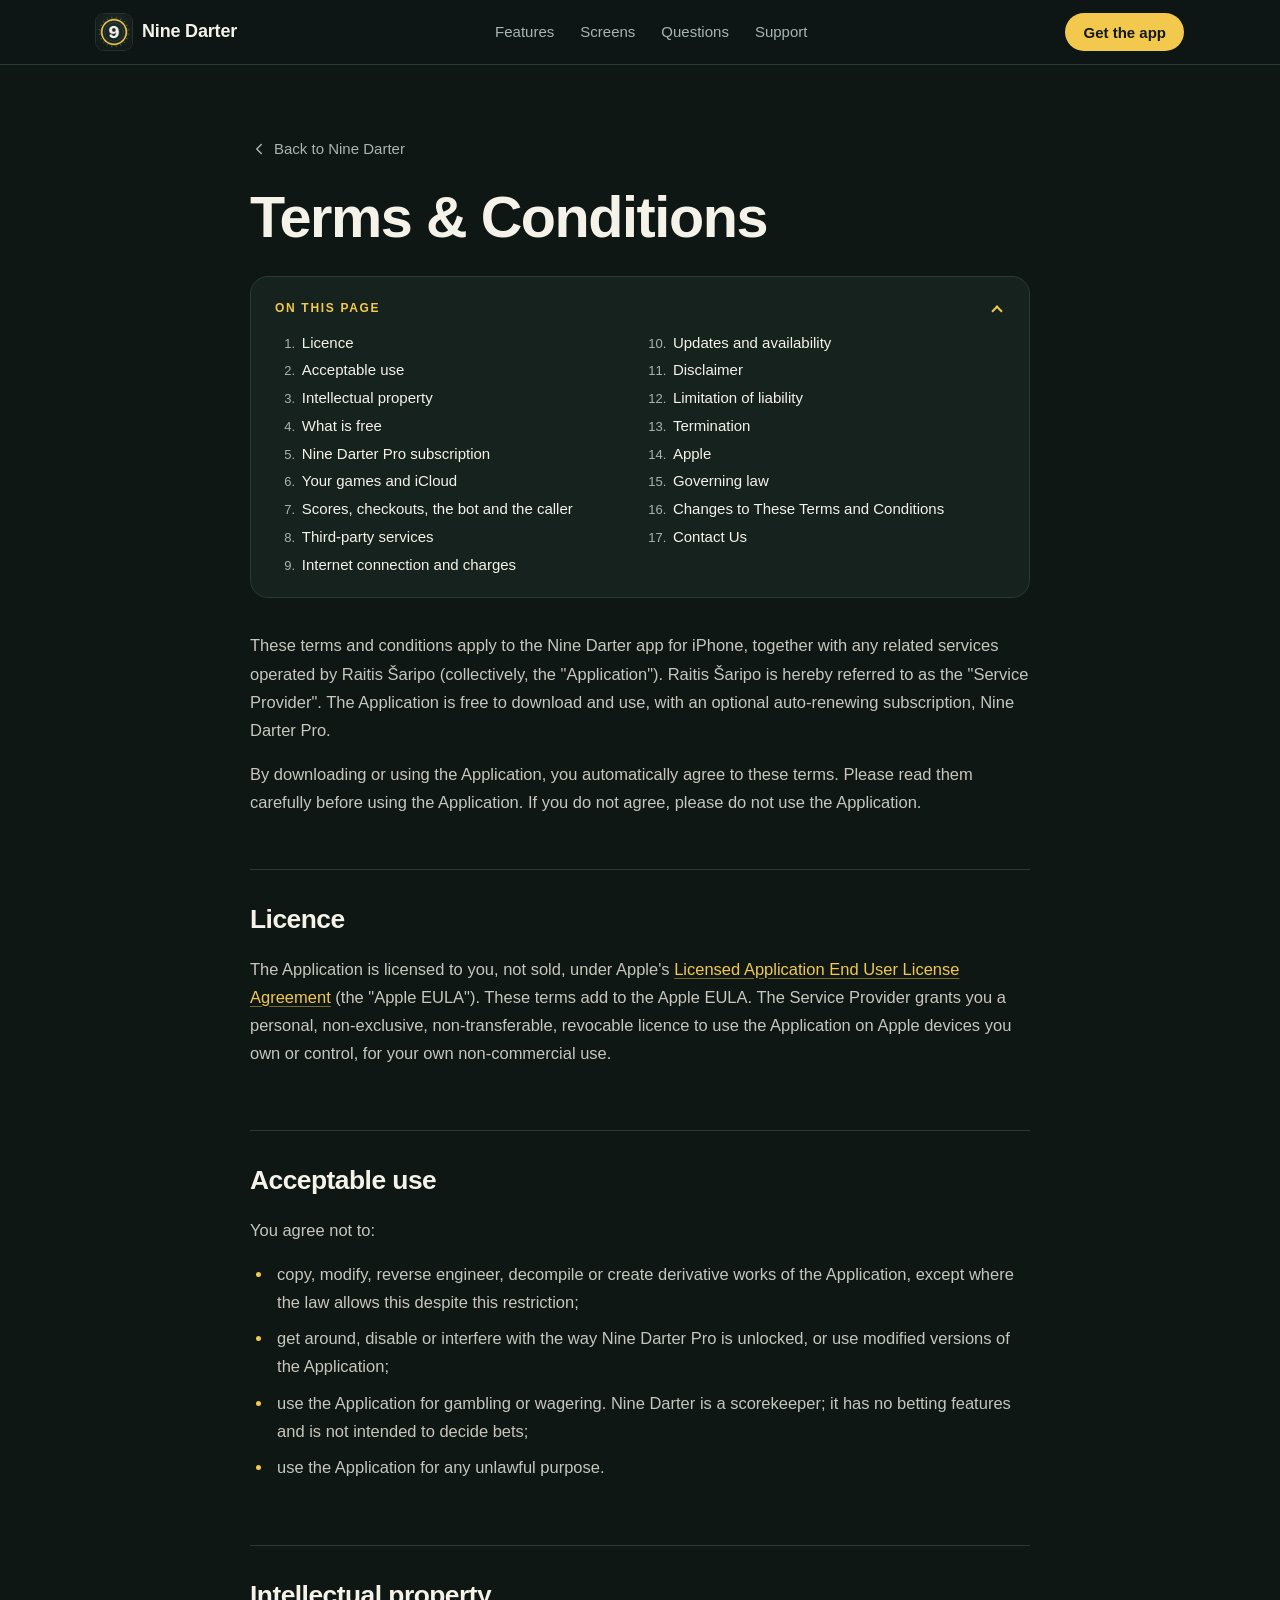
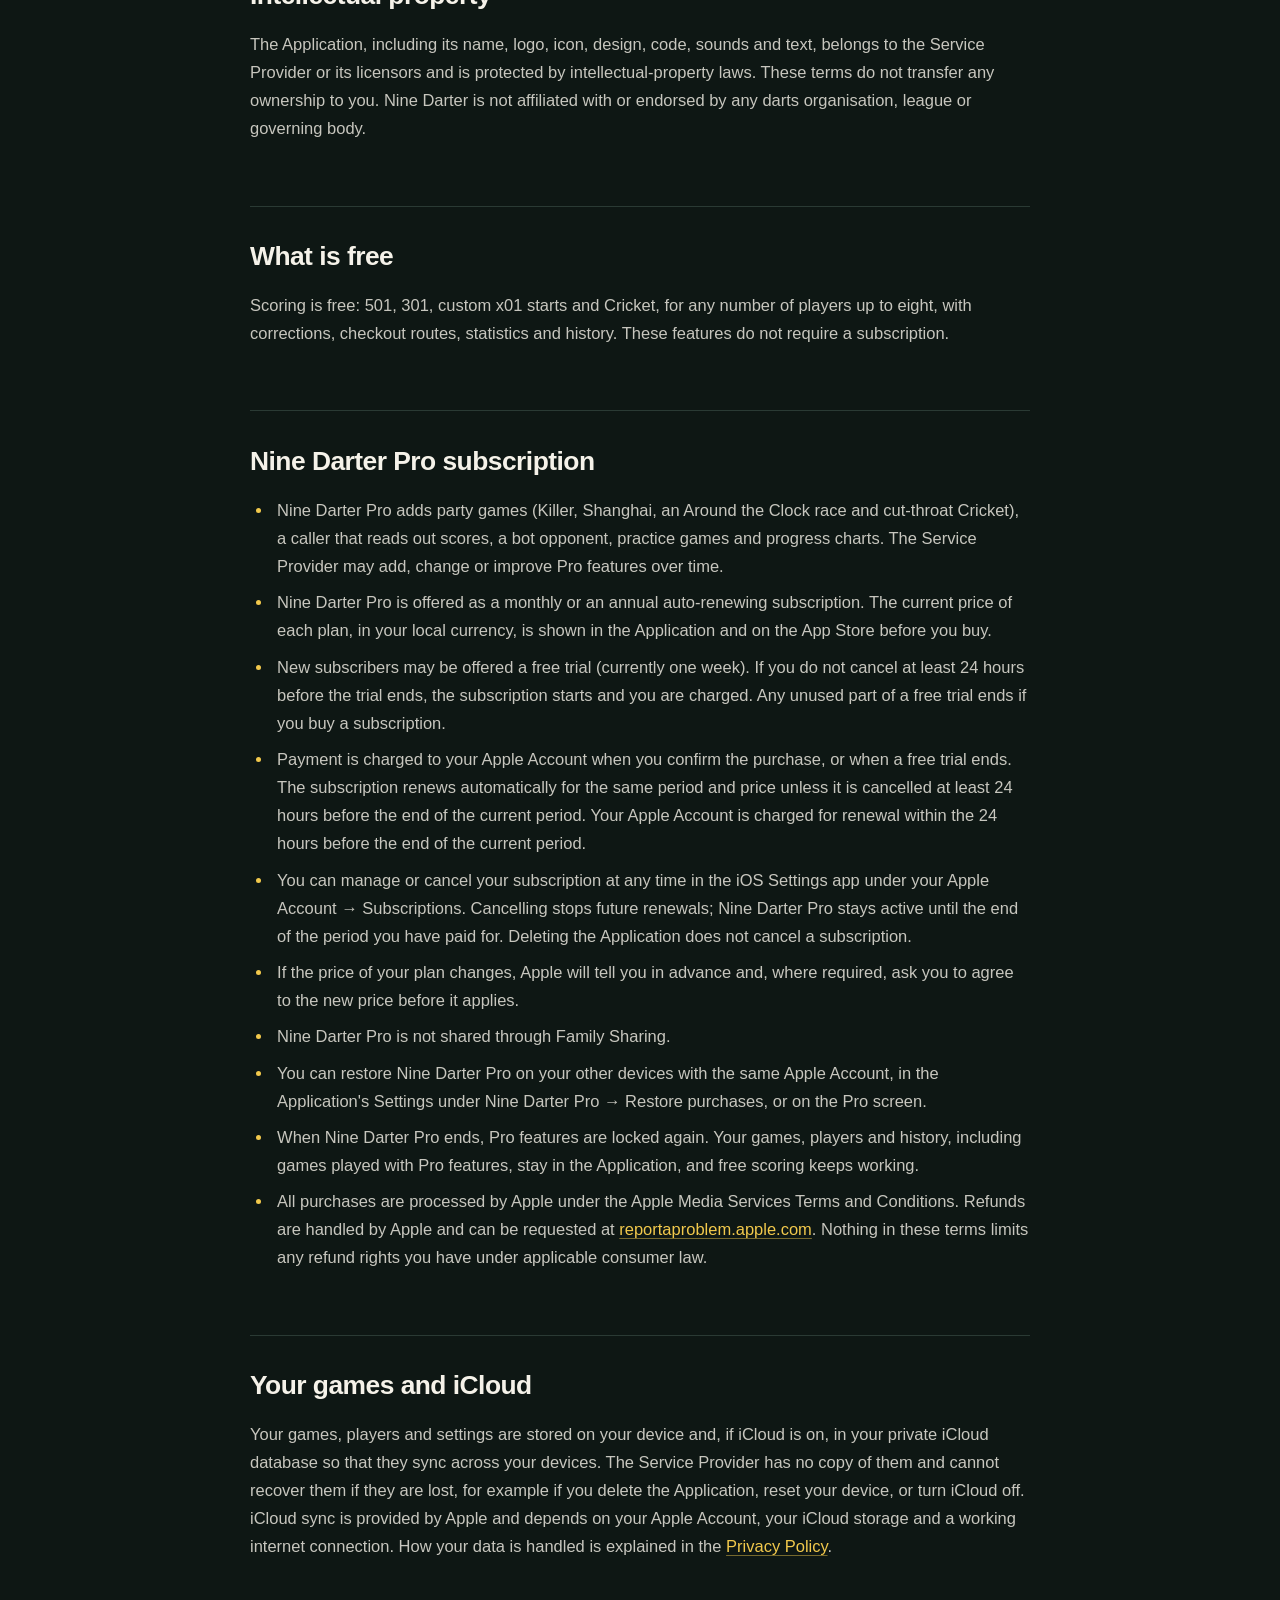
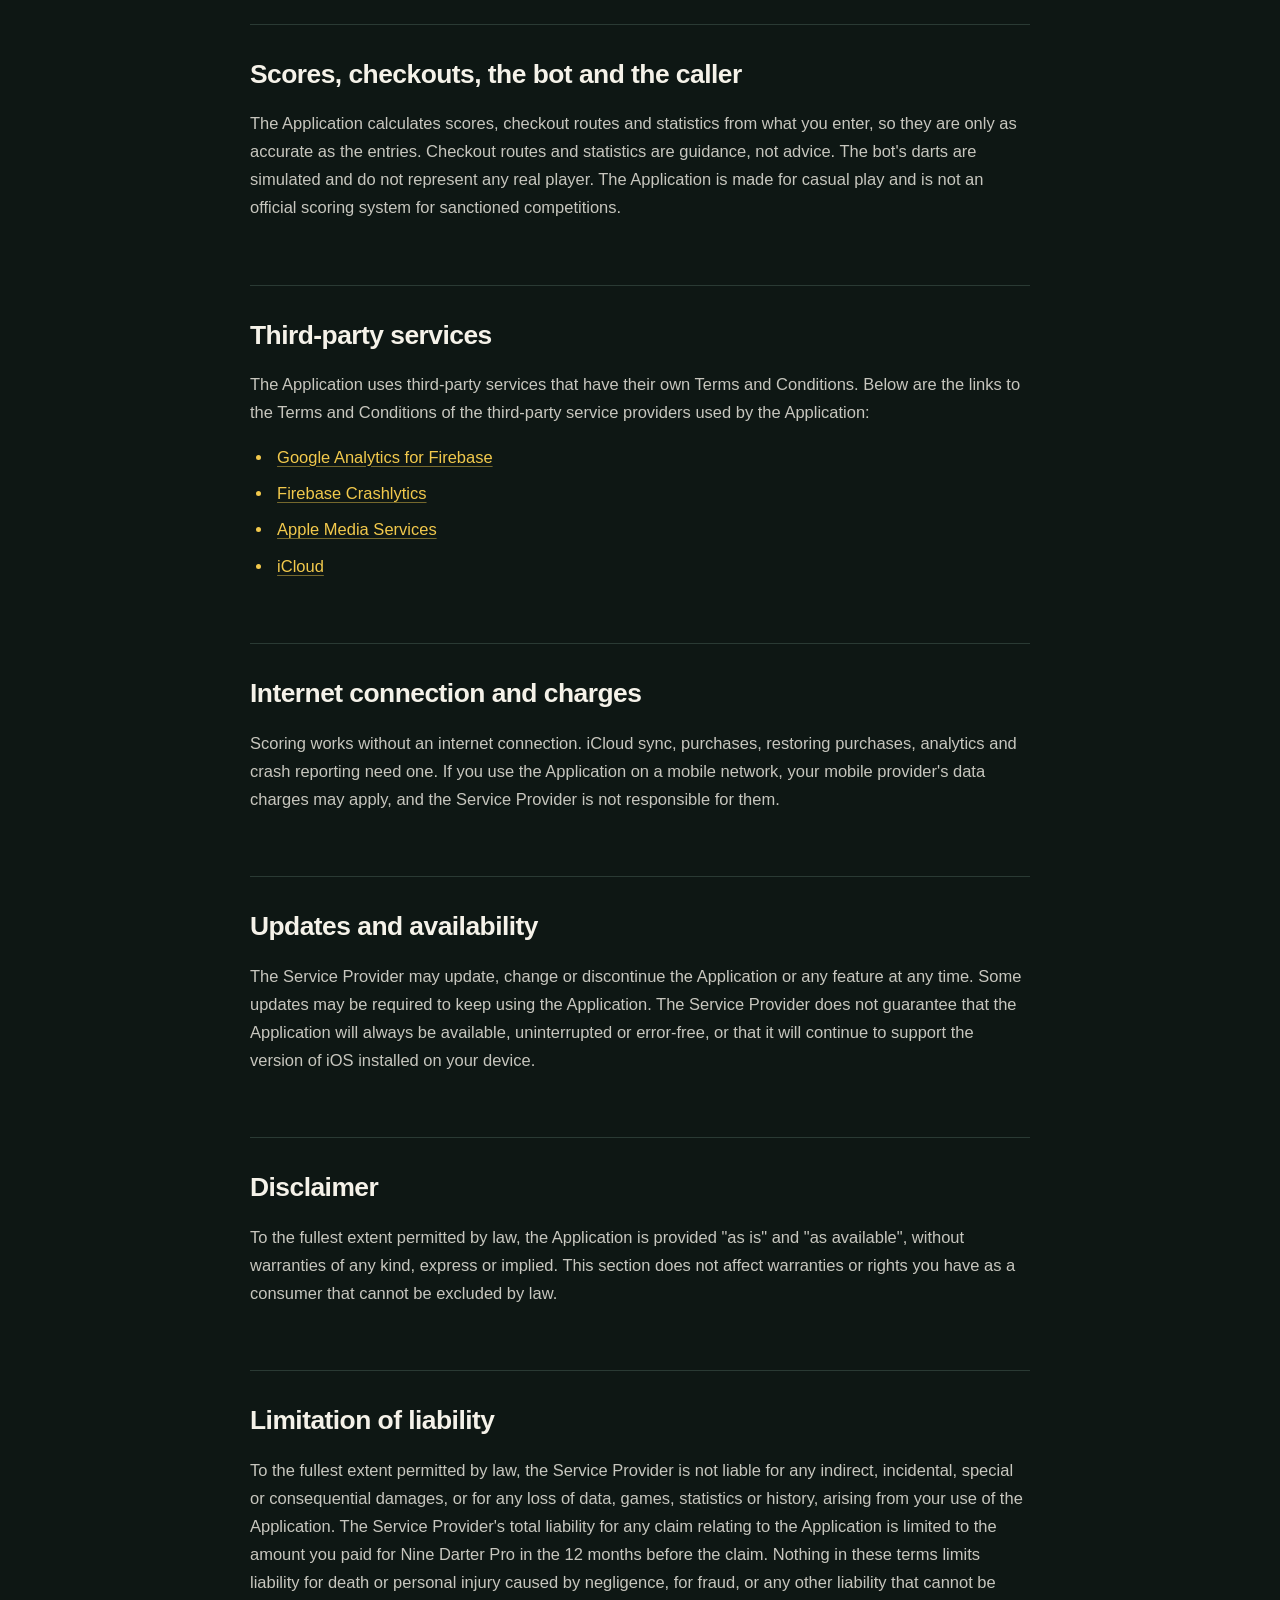
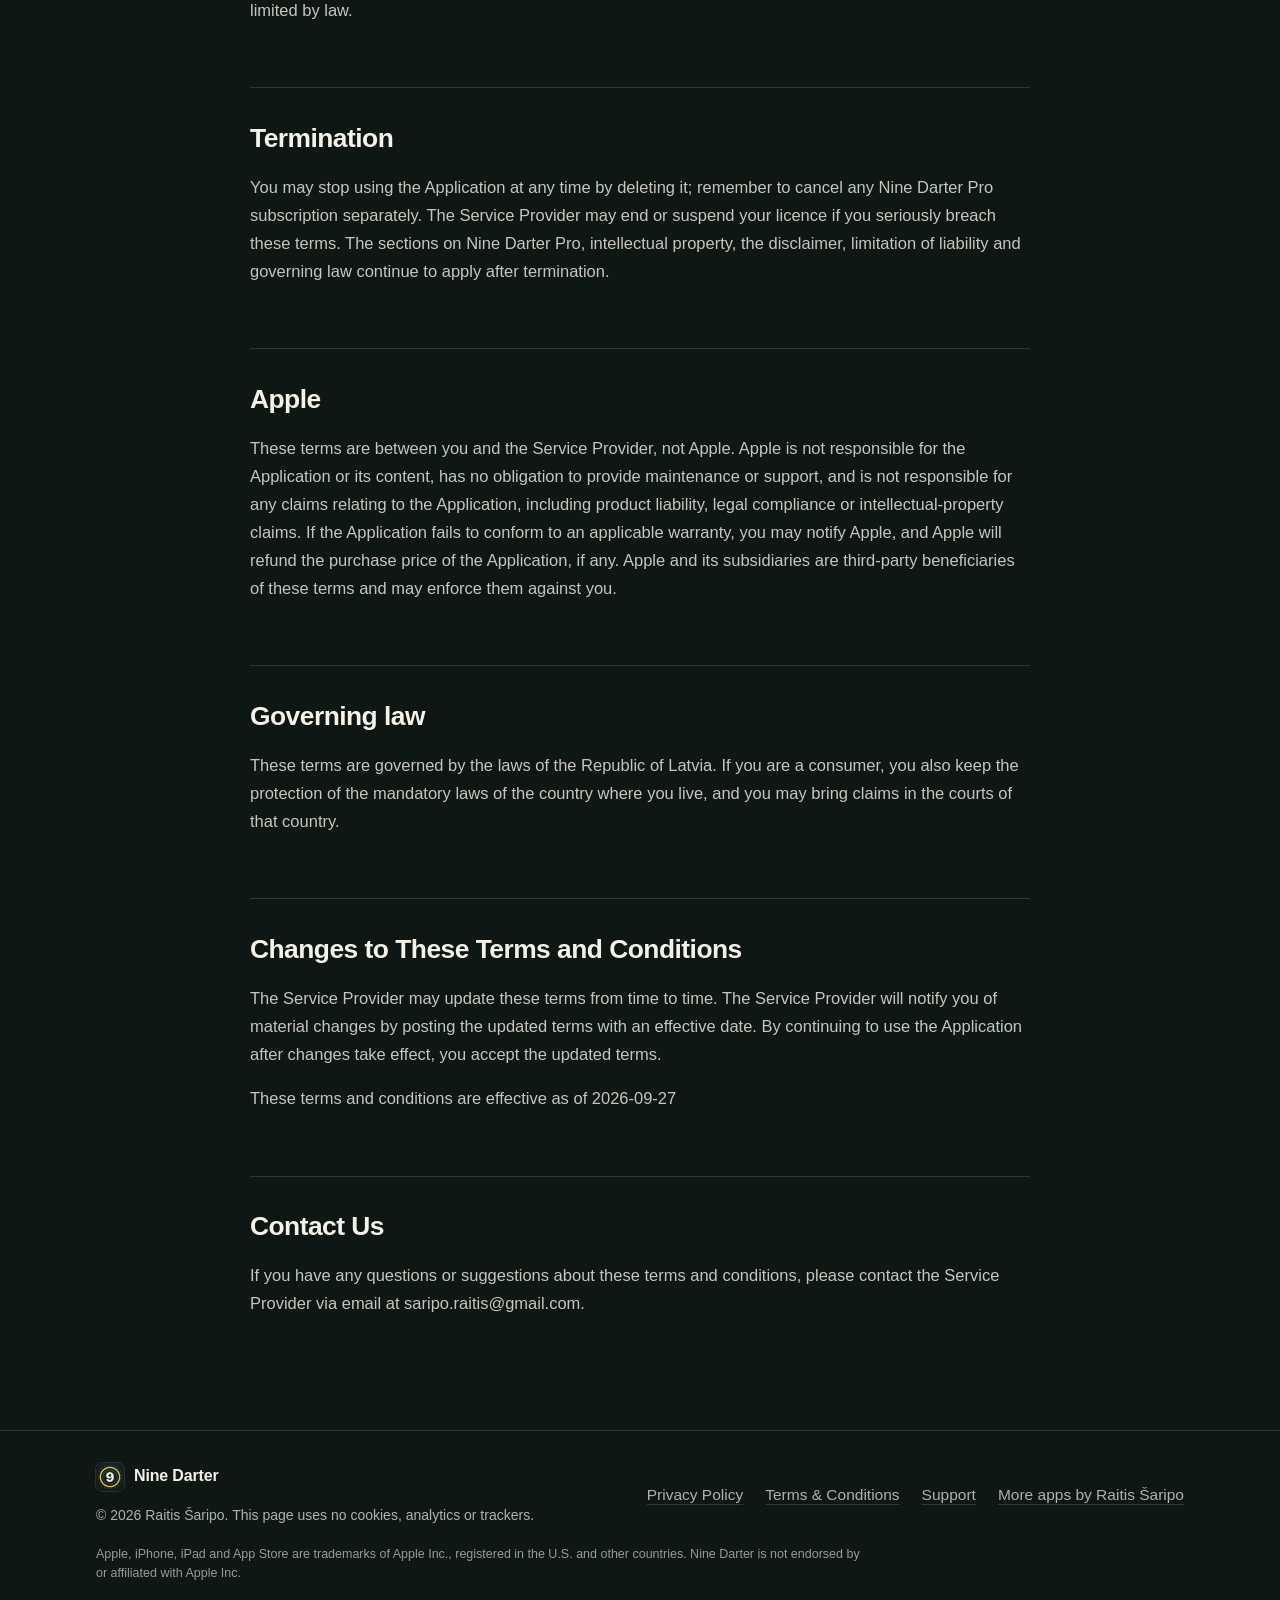
<file: terms-and-conditions.html>
<!doctype html>
<html lang="en">
<head>
    <meta charset="utf-8" />
    <meta name="viewport" content="width=device-width, initial-scale=1, viewport-fit=cover" />
    <title>Terms &amp; Conditions – Nine Darter</title>
    <meta name="description" content="Terms and Conditions for the Nine Darter app: licence, in-app purchases, advertising and your rights." />
    <meta name="theme-color" content="#0E1714" />
    <meta name="color-scheme" content="dark" />
    <link rel="canonical" href="https://raichibald.github.io/ninedarter.github.io/terms-and-conditions.html" />
    <link rel="icon" type="image/png" href="favicon.png" />
    <link rel="apple-touch-icon" href="apple-touch-icon.png" />
    <link rel="stylesheet" href="styles.css" />
    <link rel="stylesheet" href="legal.css" />
</head>
<body>
    <a class="skip" href="#main">Skip to content</a>

    <header class="site-header" id="top">
        <div class="wrap bar">
            <a class="brand" href="./" aria-label="Nine Darter home">
                <img src="assets/icon-192.webp" width="36" height="36" alt="" />
                <span>Nine Darter</span>
            </a>
            <nav class="nav" aria-label="Primary">
                <a href="./#features">Features</a>
                <a href="./#screens">Screens</a>
                <a href="./#faq">Questions</a>
                <a href="./#support">Support</a>
            </nav>
            <a class="btn btn-sm" href="https://apps.apple.com/app/id6816520730">Get the app</a>
        </div>
    </header>

    <main id="main">
        <div class="doc-wrap">
            <a class="doc-back" href="./">
                <svg viewBox="0 0 24 24" width="18" height="18" aria-hidden="true"><path d="M15 6l-6 6 6 6" /></svg>
                Back to Nine Darter
            </a>
            <article class="doc">
        <h1>Terms &amp; Conditions</h1>
                <details class="toc" data-toc open>
                    <summary>On this page</summary>
                    <ol>
                    <li><a href="#licence">Licence</a></li>
                    <li><a href="#acceptable-use">Acceptable use</a></li>
                    <li><a href="#intellectual-property">Intellectual property</a></li>
                    <li><a href="#what-is-free">What is free</a></li>
                    <li><a href="#nine-darter-pro-subscription">Nine Darter Pro subscription</a></li>
                    <li><a href="#your-games-and-icloud">Your games and iCloud</a></li>
                    <li><a href="#scores-checkouts-the-bot-and-the-caller">Scores, checkouts, the bot and the caller</a></li>
                    <li><a href="#third-party-services">Third-party services</a></li>
                    <li><a href="#internet-connection-and-charges">Internet connection and charges</a></li>
                    <li><a href="#updates-and-availability">Updates and availability</a></li>
                    <li><a href="#disclaimer">Disclaimer</a></li>
                    <li><a href="#limitation-of-liability">Limitation of liability</a></li>
                    <li><a href="#termination">Termination</a></li>
                    <li><a href="#apple">Apple</a></li>
                    <li><a href="#governing-law">Governing law</a></li>
                    <li><a href="#changes-to-these-terms-and-conditions">Changes to These Terms and Conditions</a></li>
                    <li><a href="#contact-us">Contact Us</a></li>
                    </ol>
                </details>

        <p>
            These terms and conditions apply to the Nine Darter app for iPhone, together with any related services
            operated by Raitis Šaripo (collectively, the "Application"). Raitis Šaripo is hereby referred to as the
            "Service Provider". The Application is free to download and use, with an optional auto-renewing
            subscription, Nine Darter Pro.
        </p>
        <p>
            By downloading or using the Application, you automatically agree to these terms. Please read them carefully
            before using the Application. If you do not agree, please do not use the Application.
        </p>
        <br /><h2 id="licence">Licence</h2>
        <p>
            The Application is licensed to you, not sold, under Apple's
            <a
                href="https://www.apple.com/legal/internet-services/itunes/dev/stdeula/"
                target="_blank"
                rel="noopener noreferrer"
                >Licensed Application End User License Agreement</a
            >
            (the "Apple EULA"). These terms add to the Apple EULA. The Service Provider grants you a personal,
            non-exclusive, non-transferable, revocable licence to use the Application on Apple devices you own or
            control, for your own non-commercial use.
        </p>
        <br /><h2 id="acceptable-use">Acceptable use</h2>
        <p>You agree not to:</p>
        <ul>
            <li>
                copy, modify, reverse engineer, decompile or create derivative works of the Application, except where
                the law allows this despite this restriction;
            </li>
            <li>
                get around, disable or interfere with the way Nine Darter Pro is unlocked, or use modified versions of
                the Application;
            </li>
            <li>
                use the Application for gambling or wagering. Nine Darter is a scorekeeper; it has no betting features
                and is not intended to decide bets;
            </li>
            <li>use the Application for any unlawful purpose.</li>
        </ul>
        <br /><h2 id="intellectual-property">Intellectual property</h2>
        <p>
            The Application, including its name, logo, icon, design, code, sounds and text, belongs to the Service
            Provider or its licensors and is protected by intellectual-property laws. These terms do not transfer any
            ownership to you. Nine Darter is not affiliated with or endorsed by any darts organisation, league or
            governing body.
        </p>
        <br /><h2 id="what-is-free">What is free</h2>
        <p>
            Scoring is free: 501, 301, custom x01 starts and Cricket, for any number of players up to eight, with
            corrections, checkout routes, statistics and history. These features do not require a subscription.
        </p>
        <br /><h2 id="nine-darter-pro-subscription">Nine Darter Pro subscription</h2>
        <ul>
            <li>
                Nine Darter Pro adds party games (Killer, Shanghai, an Around the Clock race and cut-throat Cricket), a
                caller that reads out scores, a bot opponent, practice games and progress charts. The Service Provider
                may add, change or improve Pro features over time.
            </li>
            <li>
                Nine Darter Pro is offered as a monthly or an annual auto-renewing subscription. The current price of
                each plan, in your local currency, is shown in the Application and on the App Store before you buy.
            </li>
            <li>
                New subscribers may be offered a free trial (currently one week). If you do not cancel at least 24 hours
                before the trial ends, the subscription starts and you are charged. Any unused part of a free trial ends
                if you buy a subscription.
            </li>
            <li>
                Payment is charged to your Apple Account when you confirm the purchase, or when a free trial ends. The
                subscription renews automatically for the same period and price unless it is cancelled at least 24
                hours before the end of the current period. Your Apple Account is charged for renewal within the 24
                hours before the end of the current period.
            </li>
            <li>
                You can manage or cancel your subscription at any time in the iOS Settings app under your Apple Account
                → Subscriptions. Cancelling stops future renewals; Nine Darter Pro stays active until the end of the
                period you have paid for. Deleting the Application does not cancel a subscription.
            </li>
            <li>
                If the price of your plan changes, Apple will tell you in advance and, where required, ask you to agree
                to the new price before it applies.
            </li>
            <li>Nine Darter Pro is not shared through Family Sharing.</li>
            <li>
                You can restore Nine Darter Pro on your other devices with the same Apple Account, in the Application's
                Settings under Nine Darter Pro → Restore purchases, or on the Pro screen.
            </li>
            <li>
                When Nine Darter Pro ends, Pro features are locked again. Your games, players and history, including
                games played with Pro features, stay in the Application, and free scoring keeps working.
            </li>
            <li>
                All purchases are processed by Apple under the Apple Media Services Terms and Conditions. Refunds are
                handled by Apple and can be requested at
                <a href="https://reportaproblem.apple.com" target="_blank" rel="noopener noreferrer"
                    >reportaproblem.apple.com</a
                >. Nothing in these terms limits any refund rights you have under applicable consumer law.
            </li>
        </ul>
        <br /><h2 id="your-games-and-icloud">Your games and iCloud</h2>
        <p>
            Your games, players and settings are stored on your device and, if iCloud is on, in your private iCloud
            database so that they sync across your devices. The Service Provider has no copy of them and cannot recover
            them if they are lost, for example if you delete the Application, reset your device, or turn iCloud off.
            iCloud sync is provided by Apple and depends on your Apple Account, your iCloud storage and a working
            internet connection. How your data is handled is explained in the
            <a href="privacy-policy.html">Privacy Policy</a>.
        </p>
        <br /><h2 id="scores-checkouts-the-bot-and-the-caller">Scores, checkouts, the bot and the caller</h2>
        <p>
            The Application calculates scores, checkout routes and statistics from what you enter, so they are only as
            accurate as the entries. Checkout routes and statistics are guidance, not advice. The bot's darts are
            simulated and do not represent any real player. The Application is made for casual play and is not an
            official scoring system for sanctioned competitions.
        </p>
        <br /><h2 id="third-party-services">Third-party services</h2>
        <p>
            The Application uses third-party services that have their own Terms and Conditions. Below are the links to
            the Terms and Conditions of the third-party service providers used by the Application:
        </p>
        <ul>
            <li>
                <a href="https://firebase.google.com/terms/analytics" target="_blank" rel="noopener noreferrer"
                    >Google Analytics for Firebase</a
                >
            </li>
            <li>
                <a href="https://firebase.google.com/terms/crashlytics" target="_blank" rel="noopener noreferrer"
                    >Firebase Crashlytics</a
                >
            </li>
            <li>
                <a href="https://www.apple.com/legal/internet-services/itunes/" target="_blank" rel="noopener noreferrer"
                    >Apple Media Services</a
                >
            </li>
            <li>
                <a href="https://www.apple.com/legal/internet-services/icloud/" target="_blank" rel="noopener noreferrer"
                    >iCloud</a
                >
            </li>
        </ul>
        <br /><h2 id="internet-connection-and-charges">Internet connection and charges</h2>
        <p>
            Scoring works without an internet connection. iCloud sync, purchases, restoring purchases, analytics and
            crash reporting need one. If you use the Application on a mobile network, your mobile provider's data
            charges may apply, and the Service Provider is not responsible for them.
        </p>
        <br /><h2 id="updates-and-availability">Updates and availability</h2>
        <p>
            The Service Provider may update, change or discontinue the Application or any feature at any time. Some
            updates may be required to keep using the Application. The Service Provider does not guarantee that the
            Application will always be available, uninterrupted or error-free, or that it will continue to support the
            version of iOS installed on your device.
        </p>
        <br /><h2 id="disclaimer">Disclaimer</h2>
        <p>
            To the fullest extent permitted by law, the Application is provided "as is" and "as available", without
            warranties of any kind, express or implied. This section does not affect warranties or rights you have as a
            consumer that cannot be excluded by law.
        </p>
        <br /><h2 id="limitation-of-liability">Limitation of liability</h2>
        <p>
            To the fullest extent permitted by law, the Service Provider is not liable for any indirect, incidental,
            special or consequential damages, or for any loss of data, games, statistics or history, arising from your
            use of the Application. The Service Provider's total liability for any claim relating to the Application is
            limited to the amount you paid for Nine Darter Pro in the 12 months before the claim. Nothing in these terms
            limits liability for death or personal injury caused by negligence, for fraud, or any other liability that
            cannot be limited by law.
        </p>
        <br /><h2 id="termination">Termination</h2>
        <p>
            You may stop using the Application at any time by deleting it; remember to cancel any Nine Darter Pro
            subscription separately. The Service Provider may end or suspend your licence if you seriously breach these
            terms. The sections on Nine Darter Pro, intellectual property, the disclaimer, limitation of liability and
            governing law continue to apply after termination.
        </p>
        <br /><h2 id="apple">Apple</h2>
        <p>
            These terms are between you and the Service Provider, not Apple. Apple is not responsible for the
            Application or its content, has no obligation to provide maintenance or support, and is not responsible
            for any claims relating to the Application, including product liability, legal compliance or
            intellectual-property claims. If the Application fails to conform to an applicable warranty, you may notify
            Apple, and Apple will refund the purchase price of the Application, if any. Apple and its subsidiaries are
            third-party beneficiaries of these terms and may enforce them against you.
        </p>
        <br /><h2 id="governing-law">Governing law</h2>
        <p>
            These terms are governed by the laws of the Republic of Latvia. If you are a consumer, you also keep the
            protection of the mandatory laws of the country where you live, and you may bring claims in the courts of
            that country.
        </p>
        <br /><h2 id="changes-to-these-terms-and-conditions">Changes to These Terms and Conditions</h2>
        <p>
            The Service Provider may update these terms from time to time. The Service Provider will notify you of
            material changes by posting the updated terms with an effective date. By continuing to use the Application
            after changes take effect, you accept the updated terms.
        </p>
        <br />
        <p>These terms and conditions are effective as of 2026-09-27</p>
        <br /><h2 id="contact-us">Contact Us</h2>
        <p>
            If you have any questions or suggestions about these terms and conditions, please contact the Service
            Provider via email at saripo.raitis@gmail.com.
        </p>
    
            </article>
        </div>
    </main>

    <footer class="site-footer">
        <div class="wrap foot-grid">
            <div>
                <a class="brand" href="./">
                    <img src="assets/icon-192.webp" width="28" height="28" alt="" />
                    <span>Nine Darter</span>
                </a>
                <p class="copy">&copy; 2026 Raitis &Scaron;aripo. This page uses no cookies, analytics or trackers.</p>
            </div>
            <nav class="links" aria-label="Legal and support">
                <a href="privacy-policy.html">Privacy Policy</a>
                <a href="terms-and-conditions.html">Terms &amp; Conditions</a>
                <a href="./#support">Support</a>
                <a href="https://raichibald.github.io/">More apps by Raitis &Scaron;aripo</a>
            </nav>
        </div>
        <div class="wrap">
            <p class="legal">
                Apple, iPhone, iPad and App Store are trademarks of Apple Inc., registered in the U.S. and other
                countries. Nine Darter is not endorsed by or affiliated with Apple Inc.
            </p>
        </div>
    </footer>

    <script src="script.js" defer></script>
</body>
</html>
</file>
<file: styles.css>
/* Nine Darter landing page. Tokens mirror the app's design system. */
:root {
    color-scheme: dark;
    --bg: #0E1714;
    --bg-alt: #121E1A;
    --surface: #16221E;
    --raised: #1F2D28;
    --border: #2A3A34;
    --text: #F5F2E9;
    --muted: #A9B5AF;
    --accent: #F2C94C;
    --accent-text: #F2C94C;
    --btn: #F2C94C;
    --btn-hover: #FFDA6A;
    --on-btn: #121614;
    --accent-soft: rgba(242, 201, 76, 0.14);
    --glow-a: rgba(242, 201, 76, 0.13);
    --glow-b: rgba(95, 208, 138, 0.08);
    --shadow: 0 30px 60px -22px rgba(0, 0, 0, 0.75);
    --header-bg: color-mix(in srgb, #0E1714 80%, transparent);
    --font-display: -apple-system, BlinkMacSystemFont, "SF Pro Display", "Segoe UI", Roboto, "Helvetica Neue", Arial, sans-serif;
    --hw: 750;
    --ht: -0.025em;
    --hc: none;
    --h1-size: clamp(36px, 6.4vw, 62px);
    --h1-lh: 1.05;
    --h2-size: clamp(28px, 4.4vw, 42px);
    --h3-size: 21px;
}

*,
*::before,
*::after {
    box-sizing: border-box;
}
html {
    scroll-behavior: smooth;
    scroll-padding-top: 76px;
    -webkit-text-size-adjust: 100%;
    background: var(--bg);
}
body {
    margin: 0;
    background: var(--bg);
    color: var(--text);
    font-family: -apple-system, BlinkMacSystemFont, "SF Pro Text", "SF Pro Display", "Segoe UI", Roboto, "Helvetica Neue", Arial, sans-serif;
    font-size: 17px;
    line-height: 1.55;
    -webkit-font-smoothing: antialiased;
    text-rendering: optimizeLegibility;
}
img,
svg {
    display: block;
    max-width: 100%;
}
a {
    color: inherit;
}
h1,
h2,
h3,
h4,
p,
ul,
ol,
figure {
    margin: 0;
    padding: 0;
}
ul,
ol {
    list-style: none;
}
h1,
h2,
h3 {
    font-family: var(--font-display);
    font-weight: var(--hw);
    letter-spacing: var(--ht);
    text-transform: var(--hc);
}
:focus-visible {
    outline: 2px solid var(--accent-text);
    outline-offset: 3px;
    border-radius: 6px;
}
.skip {
    position: absolute;
    left: 12px;
    top: -60px;
    z-index: 100;
    padding: 10px 16px;
    background: var(--btn);
    color: var(--on-btn);
    font-weight: 600;
    border-radius: 999px;
    text-decoration: none;
}
.skip:focus {
    top: 12px;
}
.wrap {
    width: 100%;
    max-width: 1152px;
    margin-inline: auto;
    padding-inline: clamp(16px, 4vw, 32px);
}
.hl {
    color: var(--accent-text);
}

/* Header */
.site-header {
    position: sticky;
    top: 0;
    z-index: 50;
    background: var(--header-bg);
    -webkit-backdrop-filter: saturate(1.4) blur(18px);
    backdrop-filter: saturate(1.4) blur(18px);
    border-bottom: 1px solid var(--border);
}
.bar {
    display: flex;
    align-items: center;
    justify-content: space-between;
    gap: 20px;
    height: 64px;
}
.brand {
    display: inline-flex;
    align-items: center;
    gap: 10px;
    text-decoration: none;
    font-weight: 700;
    font-size: 18px;
    letter-spacing: -0.01em;
}
.brand img {
    border-radius: 22.37%;
    box-shadow: 0 0 0 1px rgba(128, 128, 128, 0.25);
}
.nav {
    display: none;
    gap: 26px;
    font-size: 15px;
    color: var(--muted);
}
.nav a {
    text-decoration: none;
    transition: color 0.2s;
}
.nav a:hover {
    color: var(--text);
}

/* Buttons */
.btn {
    display: inline-flex;
    align-items: center;
    justify-content: center;
    height: 44px;
    padding: 0 22px;
    border: 0;
    border-radius: 999px;
    background: var(--btn);
    color: var(--on-btn);
    font: 650 16px/1 -apple-system, BlinkMacSystemFont, "SF Pro Text", "Segoe UI", Roboto, Arial, sans-serif;
    text-decoration: none;
    cursor: pointer;
    transition: transform 0.15s, background 0.15s;
}
.btn:hover {
    background: var(--btn-hover);
    transform: translateY(-1px);
}
.btn:active {
    transform: none;
}
.btn-sm {
    height: 38px;
    padding: 0 18px;
    font-size: 15px;
}
.btn-lg {
    height: 54px;
    padding: 0 28px;
    font-size: 17px;
}
.btn-ghost {
    background: var(--surface);
    color: var(--text);
    box-shadow: inset 0 0 0 1px var(--border);
}
.btn-ghost:hover {
    background: var(--raised);
}

/* Hero */
.hero {
    position: relative;
    overflow: hidden;
    padding-block: clamp(36px, 7vw, 88px) clamp(36px, 6vw, 72px);
}
.hero::before {
    content: "";
    position: absolute;
    inset: 0;
    pointer-events: none;
    background: radial-gradient(55% 60% at 82% 38%, var(--glow-a), transparent 72%),
        radial-gradient(45% 50% at 4% 0%, var(--glow-b), transparent 70%);
}
.hero-grid {
    position: relative;
    display: grid;
    gap: clamp(32px, 6vw, 56px);
    align-items: center;
}
.chip {
    display: inline-flex;
    align-items: center;
    gap: 9px;
    padding: 7px 14px 7px 12px;
    border: 1px solid var(--border);
    border-radius: 999px;
    background: var(--surface);
    color: var(--muted);
    font-size: 14px;
    font-weight: 500;
}
.dot {
    width: 8px;
    height: 8px;
    border-radius: 50%;
    background: var(--accent);
}
h1 {
    margin-top: 20px;
    font-size: var(--h1-size);
    line-height: var(--h1-lh);
}
.lead {
    margin-top: 20px;
    max-width: 32em;
    font-size: clamp(17px, 2.2vw, 20px);
    line-height: 1.55;
    color: var(--muted);
}
.cta-row {
    display: flex;
    flex-wrap: wrap;
    gap: 12px;
    margin-top: 30px;
}
.facts {
    display: flex;
    flex-wrap: wrap;
    gap: 8px 18px;
    margin-top: 26px;
    font-size: 14.5px;
    color: var(--muted);
}
.facts li::before {
    content: "";
    display: inline-block;
    width: 6px;
    height: 6px;
    margin: 0 9px 2px 0;
    border-radius: 50%;
    background: var(--accent);
}
.stack {
    display: flex;
    align-items: center;
    justify-content: center;
    width: 100%;
    max-width: 520px;
    margin-inline: auto;
}
.stack img {
    width: 33%;
    height: auto;
    border-radius: clamp(14px, 2.6vw, 24px);
    box-shadow: var(--shadow);
}
.stack img:nth-child(1) {
    margin-right: -3%;
    transform: translateY(6%) rotate(-4deg);
    z-index: 1;
}
.stack img:nth-child(2) {
    width: 42%;
    z-index: 3;
}
.stack img:nth-child(3) {
    margin-left: -3%;
    transform: translateY(6%) rotate(4deg);
    z-index: 2;
}

/* Sections */
.section {
    padding-block: clamp(48px, 8vw, 96px);
}
.section.alt {
    background: var(--bg-alt);
    border-block: 1px solid var(--border);
}
.eyebrow {
    margin-bottom: 12px;
    font-size: 13px;
    font-weight: 700;
    letter-spacing: 0.12em;
    text-transform: uppercase;
    color: var(--accent-text);
}
h2 {
    font-size: var(--h2-size);
    line-height: 1.1;
}
.section-lead {
    margin-top: 14px;
    max-width: 38em;
    font-size: 18px;
    color: var(--muted);
}
.cards {
    display: grid;
    grid-template-columns: 1fr;
    gap: 14px;
    margin-top: clamp(28px, 4vw, 44px);
}
.card {
    padding: 24px;
    border: 1px solid var(--border);
    border-radius: 20px;
    background: var(--surface);
}
.cards.tinted .card {
    border-color: transparent;
}
.cards.tinted .card:nth-child(4n + 1) {
    background: var(--t1);
}
.cards.tinted .card:nth-child(4n + 2) {
    background: var(--t2);
}
.cards.tinted .card:nth-child(4n + 3) {
    background: var(--t3);
}
.cards.tinted .card:nth-child(4n + 4) {
    background: var(--t4);
}
.num {
    display: grid;
    place-items: center;
    width: 34px;
    height: 34px;
    margin-bottom: 16px;
    border-radius: 50%;
    background: var(--accent-soft);
    color: var(--accent-text);
    font-size: 14px;
    font-weight: 750;
    font-variant-numeric: tabular-nums;
}
.cards.tinted .num {
    background: rgba(255, 255, 255, 0.7);
}
h3 {
    font-size: var(--h3-size);
    line-height: 1.2;
}
.card p {
    margin-top: 8px;
    font-size: 16px;
    color: var(--muted);
}
.cards.tinted .card p {
    color: #4d4943;
}

/* Gallery: a full-bleed row that snaps and peeks past the edge, like the Countless page */
.gallery-track {
    display: flex;
    gap: 28px;
    margin-top: clamp(16px, 3vw, 28px);
    padding: 16px max(clamp(16px, 4vw, 32px), calc((100% - 1088px) / 2)) 40px;
    overflow-x: auto;
    scroll-snap-type: x mandatory;
    scroll-padding-inline: max(clamp(16px, 4vw, 32px), calc((100% - 1088px) / 2));
    scrollbar-width: none;
    -webkit-overflow-scrolling: touch;
}
.gallery-track::-webkit-scrollbar {
    display: none;
}
.gallery-track figure {
    flex: none;
    margin: 0;
    scroll-snap-align: start;
}
.gallery-track img {
    width: 250px;
    height: auto;
    aspect-ratio: 1000 / 2173;
    border-radius: 24px;
    box-shadow: var(--shadow);
}
.gallery-track figcaption {
    width: 250px;
    margin-top: 20px;
    font-size: 15px;
    line-height: 1.4;
    color: var(--muted);
}
.gallery-track figcaption strong {
    display: block;
    margin-bottom: 2px;
    font-size: 17px;
    color: var(--text);
}
.gallery-ctrl {
    display: none;
    justify-content: flex-end;
    gap: 10px;
}
.arrow {
    display: grid;
    place-items: center;
    width: 46px;
    height: 46px;
    padding: 0;
    border: 1px solid var(--border);
    border-radius: 50%;
    background: var(--surface);
    color: var(--text);
    cursor: pointer;
    transition: background 0.2s, border-color 0.2s;
}
.arrow:hover {
    background: var(--raised);
    border-color: var(--accent);
}
.arrow svg {
    width: 22px;
    height: 22px;
    fill: none;
    stroke: currentColor;
    stroke-width: 2;
    stroke-linecap: round;
    stroke-linejoin: round;
}

/* Plans */
.plans {
    display: grid;
    grid-template-columns: 1fr;
    gap: 16px;
    margin-top: clamp(28px, 4vw, 44px);
}
.plan {
    padding: 26px;
    border: 1px solid var(--border);
    border-radius: 22px;
    background: var(--surface);
}
.plan.featured {
    border-color: var(--accent);
    background: var(--raised);
}
.plan h3 {
    font-size: calc(var(--h3-size) * 1.05);
}
.plan .sub {
    margin-top: 6px;
    font-size: 15.5px;
    color: var(--muted);
}
.ticks {
    display: grid;
    gap: 12px;
    margin-top: 18px;
}
.ticks.cols {
    gap: 12px 40px;
}
.ticks li {
    position: relative;
    padding-left: 28px;
    font-size: 16px;
}
.ticks li::before {
    content: "";
    position: absolute;
    left: 2px;
    top: 0.5em;
    width: 12px;
    height: 7px;
    border-left: 2.5px solid var(--accent-text);
    border-bottom: 2.5px solid var(--accent-text);
    transform: rotate(-45deg);
}
.fine {
    margin-top: 20px;
    max-width: 52em;
    font-size: 14px;
    line-height: 1.55;
    color: var(--muted);
}

/* FAQ */
.faq {
    max-width: 780px;
    margin-top: clamp(24px, 4vw, 40px);
    border-top: 1px solid var(--border);
}
.faq details {
    border-bottom: 1px solid var(--border);
}
.faq summary {
    position: relative;
    padding: 20px 40px 20px 0;
    font-size: 18px;
    font-weight: 650;
    line-height: 1.35;
    cursor: pointer;
    list-style: none;
}
.faq summary::-webkit-details-marker {
    display: none;
}
.faq summary::after {
    content: "";
    position: absolute;
    right: 6px;
    top: 50%;
    width: 9px;
    height: 9px;
    margin-top: -7px;
    border-right: 2.5px solid var(--muted);
    border-bottom: 2.5px solid var(--muted);
    transform: rotate(45deg);
    transition: transform 0.2s;
}
.faq details[open] summary::after {
    transform: rotate(-135deg);
    margin-top: -2px;
}
.faq p {
    padding: 0 40px 22px 0;
    color: var(--muted);
}

/* Support and final call */
.wrap.narrow {
    max-width: calc(780px + 2 * clamp(16px, 4vw, 32px));
}
.center {
    text-align: center;
}
.center .section-lead {
    margin-inline: auto;
}
.support-cta {
    margin-top: 32px;
}
.support-box {
    display: grid;
    gap: 22px;
    padding: clamp(24px, 4vw, 40px);
    border: 1px solid var(--border);
    border-radius: 24px;
    background: var(--surface);
}
.mail {
    font-weight: 650;
    color: var(--text);
    text-decoration: underline;
    text-decoration-color: var(--accent);
    text-underline-offset: 4px;
    overflow-wrap: anywhere;
}
.links {
    display: flex;
    flex-wrap: wrap;
    gap: 8px 22px;
    font-size: 15.5px;
}
.links a {
    color: var(--muted);
    text-decoration: underline;
    text-decoration-color: var(--border);
    text-underline-offset: 4px;
}
.links a:hover {
    color: var(--text);
    text-decoration-color: var(--accent);
}
.final {
    padding-block: clamp(56px, 9vw, 104px);
    text-align: center;
}
.final p {
    margin: 14px auto 0;
    max-width: 30em;
    color: var(--muted);
}
.final .btn {
    margin-top: 28px;
}

/* Footer */
.site-footer {
    padding-block: 32px 44px;
    border-top: 1px solid var(--border);
}
.foot-grid {
    display: flex;
    flex-wrap: wrap;
    align-items: center;
    justify-content: space-between;
    gap: 14px 24px;
}
.foot-grid .brand {
    font-size: 16px;
}
.foot-grid .brand img {
    border-radius: 22.37%;
}
.copy {
    margin-top: 6px;
    font-size: 14px;
    color: var(--muted);
}
.legal {
    margin-top: 18px;
    max-width: 62em;
    font-size: 12.5px;
    line-height: 1.55;
    color: var(--muted);
    opacity: 0.85;
}

@media (min-width: 640px) {
    .gallery-ctrl {
        display: flex;
    }
    .cards {
        grid-template-columns: repeat(2, 1fr);
    }
    .ticks.cols {
        grid-template-columns: repeat(2, 1fr);
    }
    .plans.two {
        grid-template-columns: repeat(2, 1fr);
    }
    .support-box {
        grid-template-columns: 1.1fr 1fr;
        align-items: center;
        gap: 40px;
    }
}
@media (min-width: 820px) {
    .nav {
        display: flex;
    }
}
@media (min-width: 900px) {
    .hero-grid {
        grid-template-columns: 1.05fr 0.95fr;
    }
    .stack {
        margin-inline: 0 0;
        justify-self: end;
    }
}
@media (min-width: 960px) {
    .cards {
        grid-template-columns: repeat(3, 1fr);
    }
}
@media (hover: none) {
    .gallery-ctrl {
        display: none;
    }
}
@media (max-width: 639px) {
    .btn-lg {
        flex: 1 1 100%;
    }
}
@media (prefers-reduced-motion: reduce) {
    html {
        scroll-behavior: auto;
    }
    .btn,
    .nav a,
    .arrow,
    .faq summary::after {
        transition: none;
    }
    .btn:hover {
        transform: none;
    }
}
</file>
<file: legal.css>
/* Privacy policy and terms: same tokens and chrome as the landing page (styles.css). Modelled on the Countless pages. */
:root {
    --doc-gutter: clamp(16px, 4vw, 32px);
}
.doc-wrap {
    width: 100%;
    max-width: calc(780px + var(--doc-gutter) * 2);
    margin-inline: auto;
    padding: clamp(32px, 6vw, 72px) var(--doc-gutter) clamp(48px, 8vw, 96px);
}

.doc-back {
    display: inline-flex;
    align-items: center;
    gap: 6px;
    margin-bottom: 28px;
    color: var(--muted);
    font-size: 15px;
    text-decoration: none;
    transition: color 0.2s;
}
.doc-back:hover {
    color: var(--text);
}
.doc-back svg {
    fill: none;
    stroke: currentColor;
    stroke-width: 2;
    stroke-linecap: round;
    stroke-linejoin: round;
}

.doc h1 {
    margin: 0 0 28px;
    font-size: clamp(2.3rem, 6.5vw, 3.6rem);
    line-height: 1.04;
    font-weight: var(--hw);
    letter-spacing: var(--ht);
}

.doc h2 {
    margin: 2.4em 0 0.7em;
    padding-top: 1.3em;
    border-top: 1px solid var(--border);
    font-size: clamp(1.3rem, 3.2vw, 1.65rem);
    line-height: 1.2;
    font-weight: 720;
    letter-spacing: -0.02em;
}

.doc p,
.doc li {
    color: color-mix(in srgb, var(--text) 80%, var(--bg));
    font-size: 16.5px;
    line-height: 1.7;
}
.doc p {
    margin: 0 0 1em;
}
.doc ul {
    margin: 0 0 1.2em;
    padding-left: 1.35em;
    list-style: disc;
}
.doc li {
    margin-bottom: 0.5em;
    padding-left: 0.25em;
}
.doc li::marker {
    color: var(--accent-text);
}
.doc a {
    color: var(--accent-text);
    text-decoration-color: color-mix(in srgb, var(--accent-text) 45%, transparent);
    text-underline-offset: 3px;
    transition: text-decoration-color 0.2s;
}
.doc a:hover {
    text-decoration-color: var(--accent-text);
}
.doc > br {
    display: none;
}

/* On this page */
.toc {
    margin: 0 0 32px;
    padding: 22px 24px;
    border-radius: 18px;
    background: var(--surface);
    border: 1px solid var(--border);
}
.toc summary {
    position: relative;
    margin: 0;
    padding-right: 28px;
    color: var(--accent-text);
    font-size: 12px;
    font-weight: 700;
    letter-spacing: 0.14em;
    text-transform: uppercase;
    list-style: none;
    cursor: pointer;
}
.toc summary::-webkit-details-marker {
    display: none;
}
.toc summary::after {
    content: "";
    position: absolute;
    right: 4px;
    top: 50%;
    width: 8px;
    height: 8px;
    margin-top: -6px;
    border-right: 2px solid var(--accent-text);
    border-bottom: 2px solid var(--accent-text);
    transform: rotate(45deg);
    transition: transform 0.25s;
}
.toc[open] summary {
    margin-bottom: 14px;
}
.toc[open] summary::after {
    margin-top: -1px;
    transform: rotate(-135deg);
}
.toc ol {
    margin: 0;
    padding-left: 1.4em;
    columns: 2 260px;
    column-gap: 36px;
    list-style: decimal;
}
.toc li {
    margin: 0 0 6px;
    padding-left: 0.2em;
    break-inside: avoid;
    font-size: 15px;
    line-height: 1.45;
}
.toc li::marker {
    color: var(--muted);
    font-size: 13px;
}
.toc a {
    color: var(--text);
    text-decoration: none;
}
.toc a:hover {
    color: var(--accent-text);
}
.doc .toc + p,
.doc .toc ~ h2:first-of-type {
    margin-top: 2em;
}

@media (max-width: 420px) {
    .toc {
        padding: 18px;
    }
}
</file>
